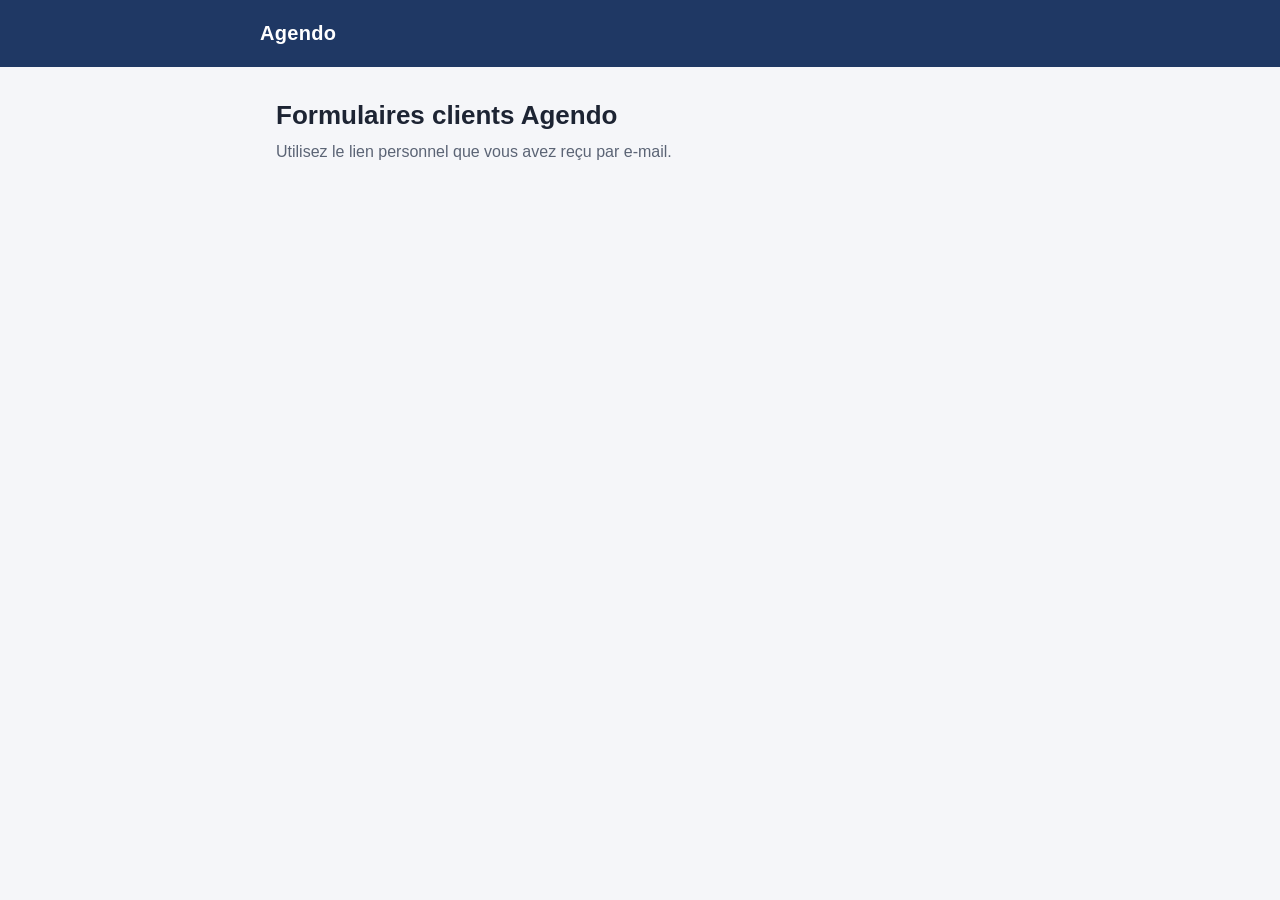
<file: index.html>
<!doctype html>
<html lang="fr">
<head>
<meta charset="utf-8">
<meta name="viewport" content="width=device-width, initial-scale=1">
<meta name="robots" content="noindex, nofollow">
<title>Agendo</title>
<link rel="stylesheet" href="style.css?v=10">
</head>
<body>
<header class="top"><div class="wrap"><div class="brand">Agendo</div></div></header>
<main>
  <h1>Formulaires clients Agendo</h1>
  <p class="intro">Utilisez le lien personnel que vous avez reçu par e-mail.</p>
  <p class="intro" id="attente" style="display:none">Votre paiement est en cours de validation (cela peut prendre quelques minutes, par exemple pour un prélèvement SEPA). Vous recevrez votre lien de démarrage dès qu'il sera confirmé.</p>
  <script>if (new URLSearchParams(location.search).get("paiement") === "en-attente") document.getElementById("attente").style.display = "block";</script>
</main>
</body>
</html>
</file>
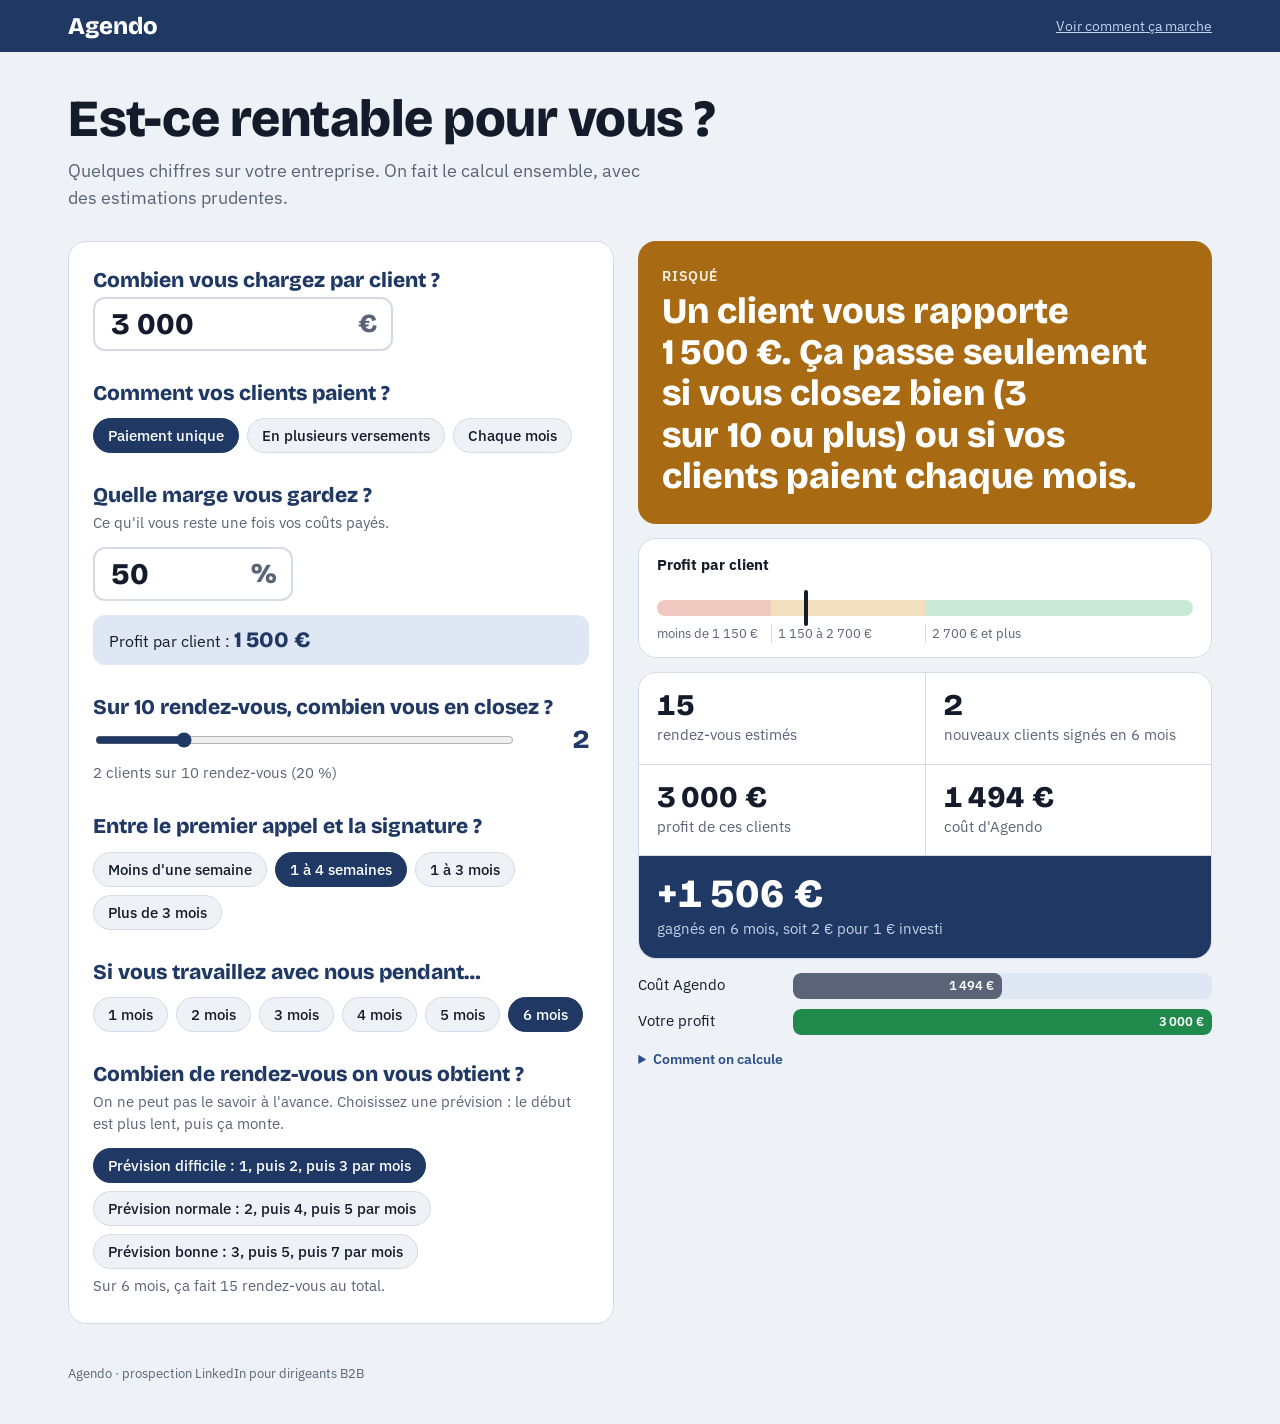
<file: calcul.html>
<!doctype html>
<html lang="fr">
<head>
<meta charset="utf-8">
<meta name="viewport" content="width=device-width, initial-scale=1, viewport-fit=cover">
<meta name="robots" content="noindex">
<title>Est-ce rentable pour vous ?</title>
<link rel="preconnect" href="https://fonts.googleapis.com">
<link rel="preconnect" href="https://fonts.gstatic.com" crossorigin>
<link rel="stylesheet" href="https://fonts.googleapis.com/css2?family=Bricolage+Grotesque:opsz,wght@12..96,700;12..96,800&family=IBM+Plex+Sans:wght@400;500;600&display=swap">
<style>
/* À gauche : 3 questions au prospect. À droite : la réponse, en gros. */
:root {
  --paper: #eef1f5;
  --card: #ffffff;
  --ink: #141c2b;
  --muted: #5a6476;
  --line: #d5dbe4;
  --navy: #1f3864;
  --navy-2: #2c4f8a;
  --sky: #dfe7f4;
  --good: #1f8a4c;
  --mid: #a86a12;
  --bad: #b3412e;
  --display: "Bricolage Grotesque", "Segoe UI", system-ui, sans-serif;
  --body: "IBM Plex Sans", "Segoe UI", system-ui, sans-serif;
  --r: 18px;
}
* { box-sizing: border-box; }
html { -webkit-text-size-adjust: 100%; }
body { margin: 0; background: var(--paper); color: var(--ink); font: 17px/1.5 var(--body); }
.wrap { max-width: 1180px; margin: 0 auto; padding-left: max(18px, env(safe-area-inset-left, 0px)); padding-right: max(18px, env(safe-area-inset-right, 0px)); }
.top { background: var(--navy); color: #fff; padding-top: env(safe-area-inset-top, 0px); }
.top .wrap { padding-block: 14px; display: flex; justify-content: space-between; align-items: center; gap: 12px; flex-wrap: wrap; }
.brand { font: 800 24px/1 var(--display); }
.top a { color: #c4d1ea; font-size: 14px; }
h1 { font: 800 clamp(30px, 4.6vw, 52px)/1.05 var(--display); margin: 40px 0 10px; letter-spacing: -.5px; text-wrap: balance; }
.lead { font-size: 18px; color: var(--muted); margin: 0 0 30px; max-width: 52ch; }

.grid { display: grid; grid-template-columns: minmax(0, 1fr) minmax(0, 1.05fr); gap: 24px; align-items: start; margin-bottom: 40px; }
.card { background: var(--card); border: 1px solid var(--line); border-radius: var(--r); padding: 26px 24px; min-width: 0; }
.q { margin-bottom: 30px; }
.q:last-child { margin-bottom: 0; }
.q label, .q .label { display: block; font: 800 21px/1.2 var(--display); color: var(--navy); margin-bottom: 4px; }
.q .help { color: var(--muted); font-size: 15px; margin: 0 0 12px; }
.money { display: flex; align-items: center; gap: 10px; border: 2px solid var(--line); border-radius: 12px; padding: 6px 14px; max-width: 300px; }
.money:focus-within { border-color: var(--navy-2); }
.money input { border: 0; outline: 0; font: 800 30px var(--display); width: 100%; min-width: 0; color: var(--ink); background: transparent; font-variant-numeric: tabular-nums; }
.money span { font: 800 26px var(--display); color: var(--muted); }
.chips { display: flex; flex-wrap: wrap; gap: 8px; margin-top: 12px; }
.chip { border: 1px solid var(--line); background: var(--paper); color: var(--ink); border-radius: 99px; padding: 7px 14px; font: 500 15px var(--body); cursor: pointer; }
.chip:hover { border-color: var(--navy-2); }
.chip[aria-pressed="true"] { background: var(--navy); border-color: var(--navy); color: #fff; }
.chip:focus-visible, .money input:focus-visible, input[type=range]:focus-visible { outline: 3px solid var(--navy-2); outline-offset: 2px; }
.fields { display: grid; grid-template-columns: repeat(3, minmax(0, 1fr)); gap: 12px; }
.field { min-width: 0; }
.field label { display: block; font: 600 14.5px var(--body); color: var(--ink); margin-bottom: 6px; }
.field small { display: block; font-size: 12.5px; color: var(--muted); margin-top: 4px; }
.fields .money { max-width: none; padding: 4px 10px; }
.fields .money input { font-size: 24px; }
.fields .money span { font-size: 20px; }
.per { margin-top: 14px; background: var(--sky); border-radius: 12px; padding: 12px 16px; font-size: 16px; }
.per b { font: 800 22px var(--display); color: var(--navy); }
.range { display: flex; align-items: center; gap: 16px; }
.range input { flex: 1; accent-color: var(--navy); height: 28px; min-width: 0; }
.range output { font: 800 26px var(--display); color: var(--navy); min-width: 3.4ch; text-align: right; font-variant-numeric: tabular-nums; }
.say { font-size: 15px; color: var(--muted); margin-top: 6px; }

/* Résultat */
.answer { position: sticky; top: 18px; }
.verdict { border-radius: var(--r); padding: 26px 24px; color: #fff; background: var(--good); }
.verdict.mid { background: var(--mid); }
.verdict.bad { background: var(--bad); }
.verdict .tag { font: 600 14px var(--body); letter-spacing: .6px; text-transform: uppercase; opacity: .9; }
.verdict h2 { font: 800 clamp(26px, 3.2vw, 36px)/1.15 var(--display); margin: 6px 0 0; text-wrap: balance; }
.nums { display: grid; grid-template-columns: repeat(2, minmax(0, 1fr)); gap: 1px; background: var(--line); border: 1px solid var(--line); border-radius: var(--r); overflow: hidden; margin-top: 14px; }
.n { background: var(--card); padding: 16px 18px; min-width: 0; }
.n b { display: block; font: 800 30px/1.1 var(--display); font-variant-numeric: tabular-nums; color: var(--ink); }
.n span { font-size: 14.5px; color: var(--muted); }
.n.big { grid-column: 1 / -1; background: var(--navy); }
.n.big b { color: #fff; font-size: 40px; }
.n.big span { color: #c4d1ea; }
.bars { margin-top: 14px; display: grid; gap: 10px; }
.bar { display: grid; grid-template-columns: 9.5em minmax(0, 1fr); align-items: center; gap: 12px; font-size: 15px; }
.bar .track { height: 26px; background: var(--sky); border-radius: 8px; overflow: hidden; }
.bar .fill { height: 100%; border-radius: 8px; display: flex; align-items: center; justify-content: flex-end; padding-right: 8px; color: #fff; font: 600 13px var(--body); white-space: nowrap; transition: width .3s; }
.fill.cost { background: var(--muted); }
.fill.gain { background: var(--good); }
.how { margin-top: 14px; font-size: 14px; color: var(--muted); }
.how summary { cursor: pointer; color: var(--navy-2); font-weight: 600; }
.how ul { padding-left: 18px; margin: 8px 0 0; }
.price { display: inline-flex; align-items: center; gap: 6px; margin-top: 10px; }
.price input { width: 5.5em; font: 600 15px var(--body); padding: 4px 8px; border: 1px solid var(--line); border-radius: 8px; }

/* Échelle des profits par client */
.scale { margin-top: 14px; background: var(--card); border: 1px solid var(--line); border-radius: var(--r); padding: 16px 18px 14px; }
.scale h3 { margin: 0 0 26px; font: 700 15px var(--body); }
.zones { display: grid; grid-template-columns: 1150fr 1550fr 2700fr; height: 16px; border-radius: 8px; overflow: hidden; }
.zones i:nth-child(1) { background: #f0c9c1; }
.zones i:nth-child(2) { background: #f1dfbd; }
.zones i:nth-child(3) { background: #c9e8d5; }
.marker { position: relative; height: 0; }
.marker b { position: absolute; top: -10px; width: 4px; height: 36px; background: var(--ink); border-radius: 2px; transform: translateX(-2px); transition: left .3s; }
.ticks { display: grid; grid-template-columns: 1150fr 1550fr 2700fr; font-size: 13px; color: var(--muted); margin-top: 8px; }
.ticks span + span { border-left: 1px solid var(--line); padding-left: 6px; }
.stay { margin-top: 14px; }
.stay label { display: block; font: 600 15px var(--body); color: var(--ink); margin-bottom: 6px; }
.money.small { max-width: 200px; }
.hide { display: none; }
@media (prefers-reduced-motion: reduce) { .marker b { transition: none; } }
footer { color: var(--muted); font-size: 13px; padding-block: 0 40px; }

@media (max-width: 560px) { .fields { grid-template-columns: minmax(0, 1fr); } }
@media (max-width: 900px) {
  .grid { grid-template-columns: minmax(0, 1fr); }
  .answer { position: static; }
}
@media (prefers-reduced-motion: reduce) { .bar .fill { transition: none; } }
</style>
</head>
<body>

<header class="top">
  <div class="wrap">
    <div class="brand">Agendo</div>
    <a href="systeme.html">Voir comment ça marche</a>
  </div>
</header>

<main class="wrap">
  <h1>Est-ce rentable pour vous ?</h1>
  <p class="lead">Quelques chiffres sur votre entreprise. On fait le calcul ensemble, avec des estimations prudentes.</p>

  <div class="grid">
    <section class="card" aria-label="Vos chiffres">
      <div class="q">
        <label for="price">Combien vous chargez par client ?</label>
        <div class="money"><input id="price" type="text" inputmode="numeric" value="3 000"><span>€</span></div>
      </div>

      <div class="q">
        <div class="label" id="payLabel">Comment vos clients paient ?</div>
        <div class="chips" data-group="pay" role="group" aria-labelledby="payLabel">
          <button class="chip" type="button" data-v="unique">Paiement unique</button>
          <button class="chip" type="button" data-v="versements">En plusieurs versements</button>
          <button class="chip" type="button" data-v="mensuel">Chaque mois</button>
        </div>
        <div class="say" id="paySay"></div>
        <div id="stayBox" class="hide stay">
          <label for="stay">Vos clients restent combien de mois en moyenne ?</label>
          <div class="money small"><input id="stay" type="text" inputmode="numeric" value="6"><span>mois</span></div>
        </div>
      </div>

      <div class="q">
        <label for="margin">Quelle marge vous gardez ?</label>
        <p class="help">Ce qu'il vous reste une fois vos coûts payés.</p>
        <div class="money small"><input id="margin" type="text" inputmode="numeric" value="50"><span>%</span></div>
        <div class="per">Profit par client : <b id="profitOut">–</b></div>
      </div>

      <div class="q">
        <label for="close">Sur 10 rendez-vous, combien vous en closez ?</label>
        <div class="range"><input id="close" type="range" min="0.5" max="8" step="0.5" value="2"><output id="closeOut" for="close">2</output></div>
        <div class="say" id="closeSay"></div>
      </div>

      <div class="q">
        <div class="label" id="delayLabel">Entre le premier appel et la signature ?</div>
        <div class="chips" data-group="delay" role="group" aria-labelledby="delayLabel">
          <button class="chip" type="button" data-v="0">Moins d'une semaine</button>
          <button class="chip" type="button" data-v="1">1 à 4 semaines</button>
          <button class="chip" type="button" data-v="2">1 à 3 mois</button>
          <button class="chip" type="button" data-v="3">Plus de 3 mois</button>
        </div>
      </div>

      <div class="q">
        <div class="label" id="monthsLabel">Si vous travaillez avec nous pendant…</div>
        <div class="chips" data-group="months" role="group" aria-labelledby="monthsLabel">
          <button class="chip" type="button" data-v="1">1 mois</button>
          <button class="chip" type="button" data-v="2">2 mois</button>
          <button class="chip" type="button" data-v="3">3 mois</button>
          <button class="chip" type="button" data-v="4">4 mois</button>
          <button class="chip" type="button" data-v="5">5 mois</button>
          <button class="chip" type="button" data-v="6">6 mois</button>
        </div>
      </div>

      <div class="q">
        <div class="label" id="sceneLabel">Combien de rendez-vous on vous obtient ?</div>
        <p class="help">On ne peut pas le savoir à l'avance. Choisissez une prévision : le début est plus lent, puis ça monte.</p>
        <div class="chips" data-group="scene" role="group" aria-labelledby="sceneLabel">
          <button class="chip" type="button" data-v="prudent">Prévision difficile : 1, puis 2, puis 3 par mois</button>
          <button class="chip" type="button" data-v="normal">Prévision normale : 2, puis 4, puis 5 par mois</button>
          <button class="chip" type="button" data-v="top">Prévision bonne : 3, puis 5, puis 7 par mois</button>
        </div>
        <div class="say" id="sceneSay"></div>
      </div>
    </section>

    <section class="answer" aria-live="polite" aria-label="Résultat">
      <div class="verdict" id="verdict">
        <div class="tag" id="vTag">–</div>
        <h2 id="vText">–</h2>
      </div>

      <div class="scale" aria-hidden="true">
        <h3>Profit par client</h3>
        <div class="marker"><b id="mark"></b></div>
        <div class="zones"><i></i><i></i><i></i></div>
        <div class="ticks"><span>moins de 1 150 €</span><span>1 150 à 2 700 €</span><span>2 700 € et plus</span></div>
      </div>

      <div class="nums">
        <div class="n"><b id="rdv">–</b><span>rendez-vous estimés</span></div>
        <div class="n"><b id="clients">–</b><span id="clientsSay">nouveaux clients</span></div>
        <div class="n"><b id="gain">–</b><span>profit de ces clients</span></div>
        <div class="n"><b id="cost">–</b><span>coût d'Agendo</span></div>
        <div class="n big"><b id="net">–</b><span id="netSay">–</span></div>
      </div>
      <div class="bars" aria-hidden="true">
        <div class="bar"><span>Coût Agendo</span><div class="track"><div class="fill cost" id="barCost"></div></div></div>
        <div class="bar"><span>Votre profit</span><div class="track"><div class="fill gain" id="barGain"></div></div></div>
      </div>
      <details class="how">
        <summary>Comment on calcule</summary>
        <ul>
          <li>Profit par client = prix × marge (× nombre de mois si vos clients paient chaque mois).</li>
          <li id="howRdv"></li>
          <li>Un rendez-vous devient client après votre délai de signature : ceux qui signeraient après la période ne sont pas comptés.</li>
          <li>Nouveaux clients arrondis vers le bas.</li>
          <li>Ce sont des estimations, pas une garantie : les résultats dépendent de votre cible et de votre offre.</li>
        </ul>
        <label class="price">Prix Agendo par mois : <input id="agendo" type="text" inputmode="numeric" value="249"> €</label>
      </details>
    </section>
  </div>

  <footer>Agendo · prospection LinkedIn pour dirigeants B2B</footer>
</main>

<script>
(function () {
  var LOW = 1150, HIGH = 2700, GOOD_CLOSE = 3; // seuils de Saad ; « close bien » = 3 sur 10 ou plus
  var SCENES = {
    prudent: { m: [1, 2, 3], say: "1 le 1er mois, 2 le 2e, puis 3 par mois." },
    normal:  { m: [2, 4, 5], say: "2 le 1er mois, 4 le 2e, puis 5 par mois." },
    top:     { m: [3, 5, 7], say: "3 le 1er mois, 5 le 2e, puis 7 par mois." }
  };
  var DELAY_SAY = ["moins d'une semaine", "1 à 4 semaines", "1 à 3 mois", "plus de 3 mois"];
  var state = { price: 3000, pay: "unique", stay: 6, margin: 50, close: 2, delay: 1, months: 6, scene: "prudent", agendo: 249 };
  var fmt = new Intl.NumberFormat("fr-FR");
  var eur = function (v) { return fmt.format(Math.round(v)) + " €"; };
  var num = function (s) { var v = parseFloat(String(s).replace(/\s/g, "").replace(",", ".").replace(/[^\d.]/g, "")); return isNaN(v) ? 0 : v; };
  var $ = function (id) { return document.getElementById(id); };

  function render() {
    var s = state;
    var recurring = s.pay === "mensuel";
    var profit = s.price * Math.min(s.margin, 100) / 100 * (recurring ? Math.max(s.stay, 1) : 1);
    $("profitOut").textContent = eur(profit) + (recurring ? " (sur " + fmt.format(s.stay) + " mois)" : "");
    $("stayBox").classList.toggle("hide", !recurring);
    $("paySay").textContent = recurring ? "Le prix indiqué est par mois." : s.pay === "versements" ? "Indiquez le prix total : les versements retardent seulement l'encaissement." : "";

    // Rendez-vous par mois, puis signature après le délai (dans la période seulement).
    var m = SCENES[s.scene].m, rdv = 0, signable = 0;
    for (var i = 1; i <= s.months; i++) {
      var r = m[Math.min(i - 1, m.length - 1)];
      rdv += r;
      if (i + s.delay <= s.months) signable += r;
    }
    var clients = Math.floor(signable * s.close / 10);
    var gain = clients * profit;
    var cost = s.months * s.agendo;
    var net = gain - cost;

    $("rdv").textContent = fmt.format(rdv);
    $("clients").textContent = fmt.format(clients);
    $("clientsSay").textContent = "nouveaux clients signés en " + s.months + " mois";
    $("gain").textContent = eur(gain);
    $("cost").textContent = eur(cost);
    $("net").textContent = (net >= 0 ? "+" : "−") + eur(Math.abs(net));
    $("netSay").textContent = net >= 0
      ? "gagnés en " + s.months + " mois" + (cost > 0 ? ", soit " + fmt.format(Math.round(gain / cost * 10) / 10) + " € pour 1 € investi" : "")
      : "sur " + s.months + " mois avec ces estimations" + (s.delay >= 2 && s.months < 6 ? " (signature longue : regardez sur 6 mois)" : "");

    var v = $("verdict"), tag, text;
    v.classList.remove("mid", "bad");
    if (profit <= 0) {
      tag = "À compléter"; v.classList.add("mid");
      text = "Indiquez votre prix et votre marge.";
    } else if (profit < LOW) {
      tag = "Pas adapté pour l'instant"; v.classList.add("bad");
      text = "Un client vous rapporte " + eur(profit) + " de profit. En dessous de 1 150 €, ce n'est pas assez rentable pour vous.";
    } else if (profit < HIGH) {
      var ok = recurring || s.close >= GOOD_CLOSE;
      tag = ok ? "Ça peut passer" : "Risqué"; v.classList.add("mid");
      text = ok
        ? "Un client vous rapporte " + eur(profit) + ". C'est juste, mais " + (recurring ? "vos clients paient chaque mois" : "vous closez bien") + " : ça peut marcher."
        : "Un client vous rapporte " + eur(profit) + ". Ça passe seulement si vous closez bien (3 sur 10 ou plus) ou si vos clients paient chaque mois.";
    } else {
      tag = "Client idéal";
      text = "Un client vous rapporte " + eur(profit) + " : un seul client paie déjà " + fmt.format(Math.floor(profit / s.agendo)) + " mois d'Agendo.";
    }
    $("vTag").textContent = tag;
    $("vText").textContent = text;
    $("mark").style.left = Math.min(99, Math.max(1, profit / 5400 * 100)) + "%";

    var max = Math.max(gain, cost, 1);
    $("barCost").style.width = Math.max(4, cost / max * 100) + "%";
    $("barCost").textContent = eur(cost);
    $("barGain").style.width = (gain ? Math.max(4, gain / max * 100) : 0) + "%";
    $("barGain").textContent = gain ? eur(gain) : "";

    $("closeOut").textContent = fmt.format(s.close);
    $("closeSay").textContent = fmt.format(s.close) + " client" + (s.close > 1 ? "s" : "") + " sur 10 rendez-vous (" + fmt.format(s.close * 10) + " %)";
    $("sceneSay").textContent = "Sur " + s.months + " mois, ça fait " + fmt.format(rdv) + " rendez-vous au total.";
    $("howRdv").textContent = "Rendez-vous : " + SCENES[s.scene].say + " Délai de signature : " + DELAY_SAY[s.delay] + ".";

    document.querySelectorAll("[data-group]").forEach(function (g) {
      var key = g.getAttribute("data-group");
      g.querySelectorAll(".chip").forEach(function (c) {
        var cv = c.getAttribute("data-v");
        c.setAttribute("aria-pressed", String(typeof state[key] === "number" ? num(cv) === state[key] : cv === state[key]));
      });
    });
  }

  document.querySelectorAll("[data-group]").forEach(function (g) {
    var key = g.getAttribute("data-group");
    g.addEventListener("click", function (e) {
      var c = e.target.closest(".chip"); if (!c) return;
      var cv = c.getAttribute("data-v");
      state[key] = typeof state[key] === "number" ? num(cv) : cv;
      render();
    });
  });
  ["price", "stay", "margin", "agendo"].forEach(function (k) {
    $(k).addEventListener("input", function () { state[k] = num(this.value); if (k === "agendo" && !state.agendo) state.agendo = 249; render(); });
    $(k).addEventListener("blur", function () { this.value = fmt.format(state[k]); });
  });
  $("close").addEventListener("input", function () { state.close = num(this.value); render(); });
  render();
})();
</script>
</body>
</html>
</file>
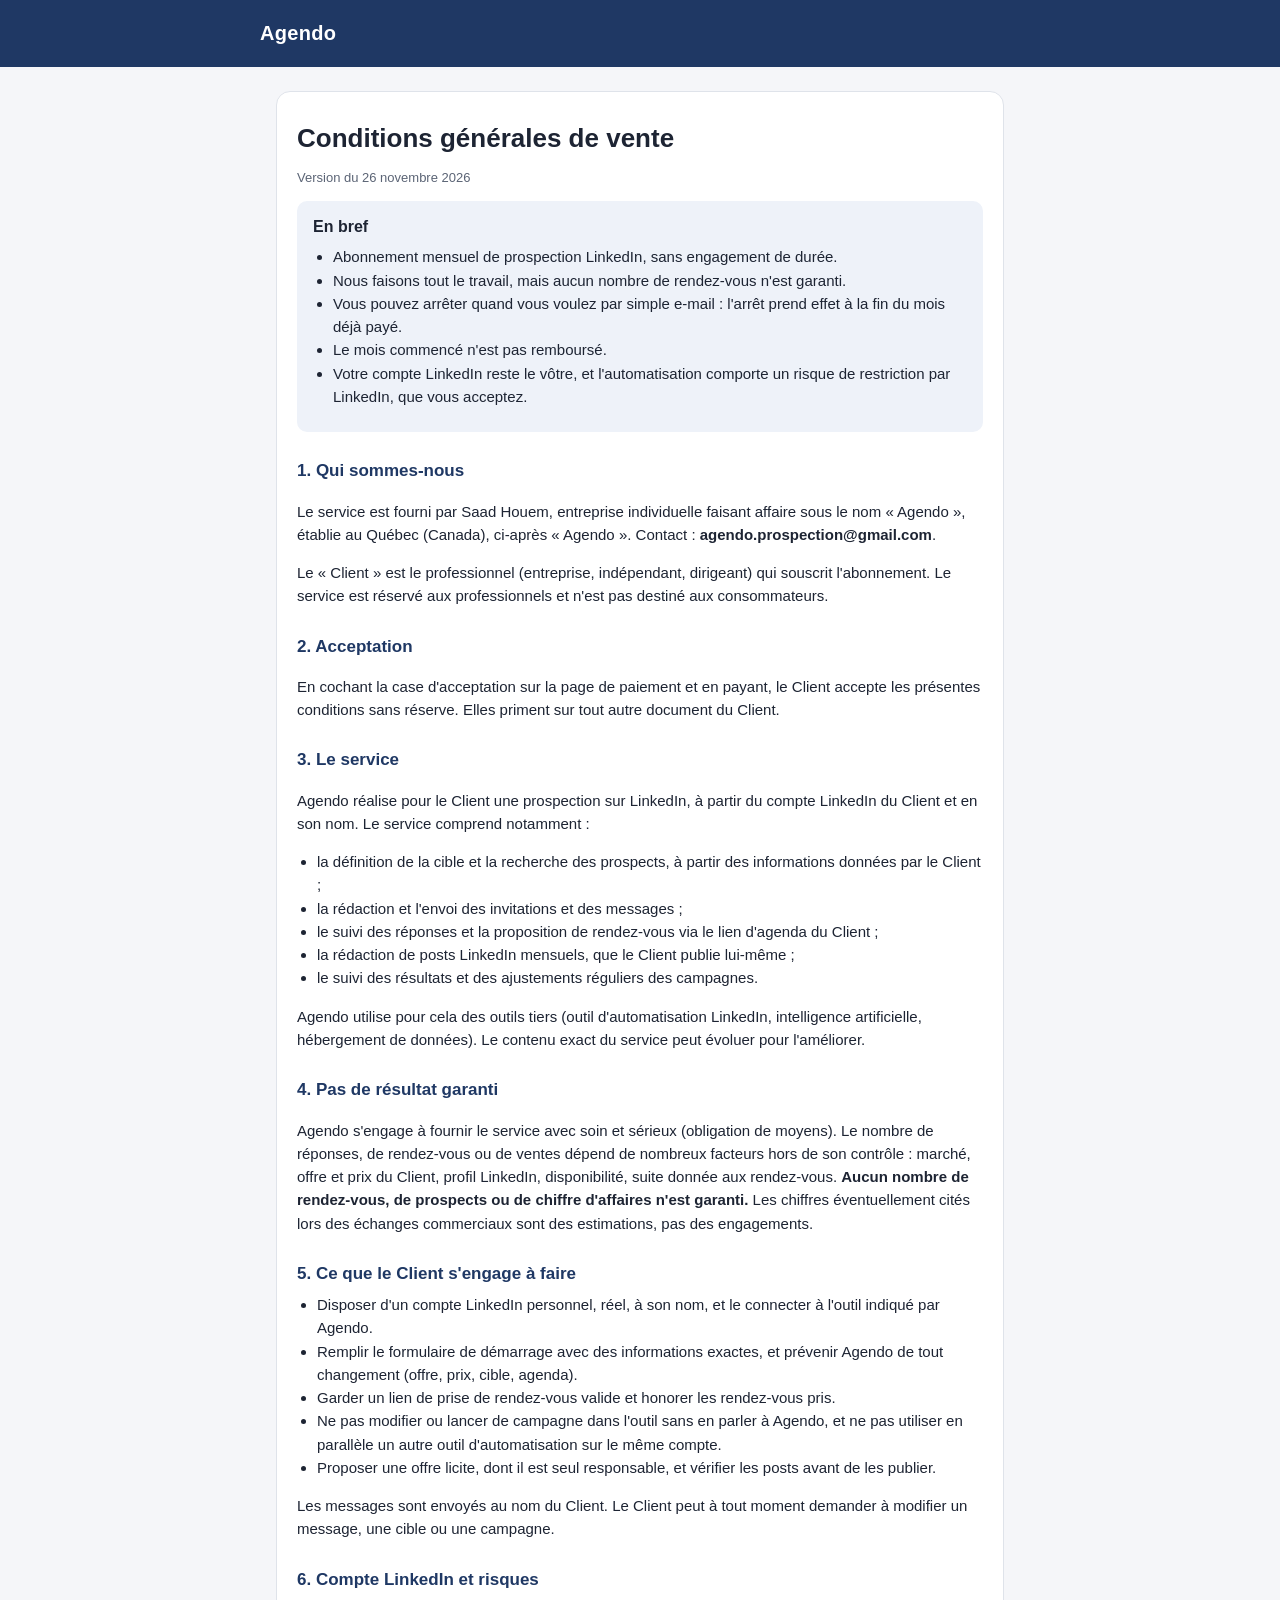
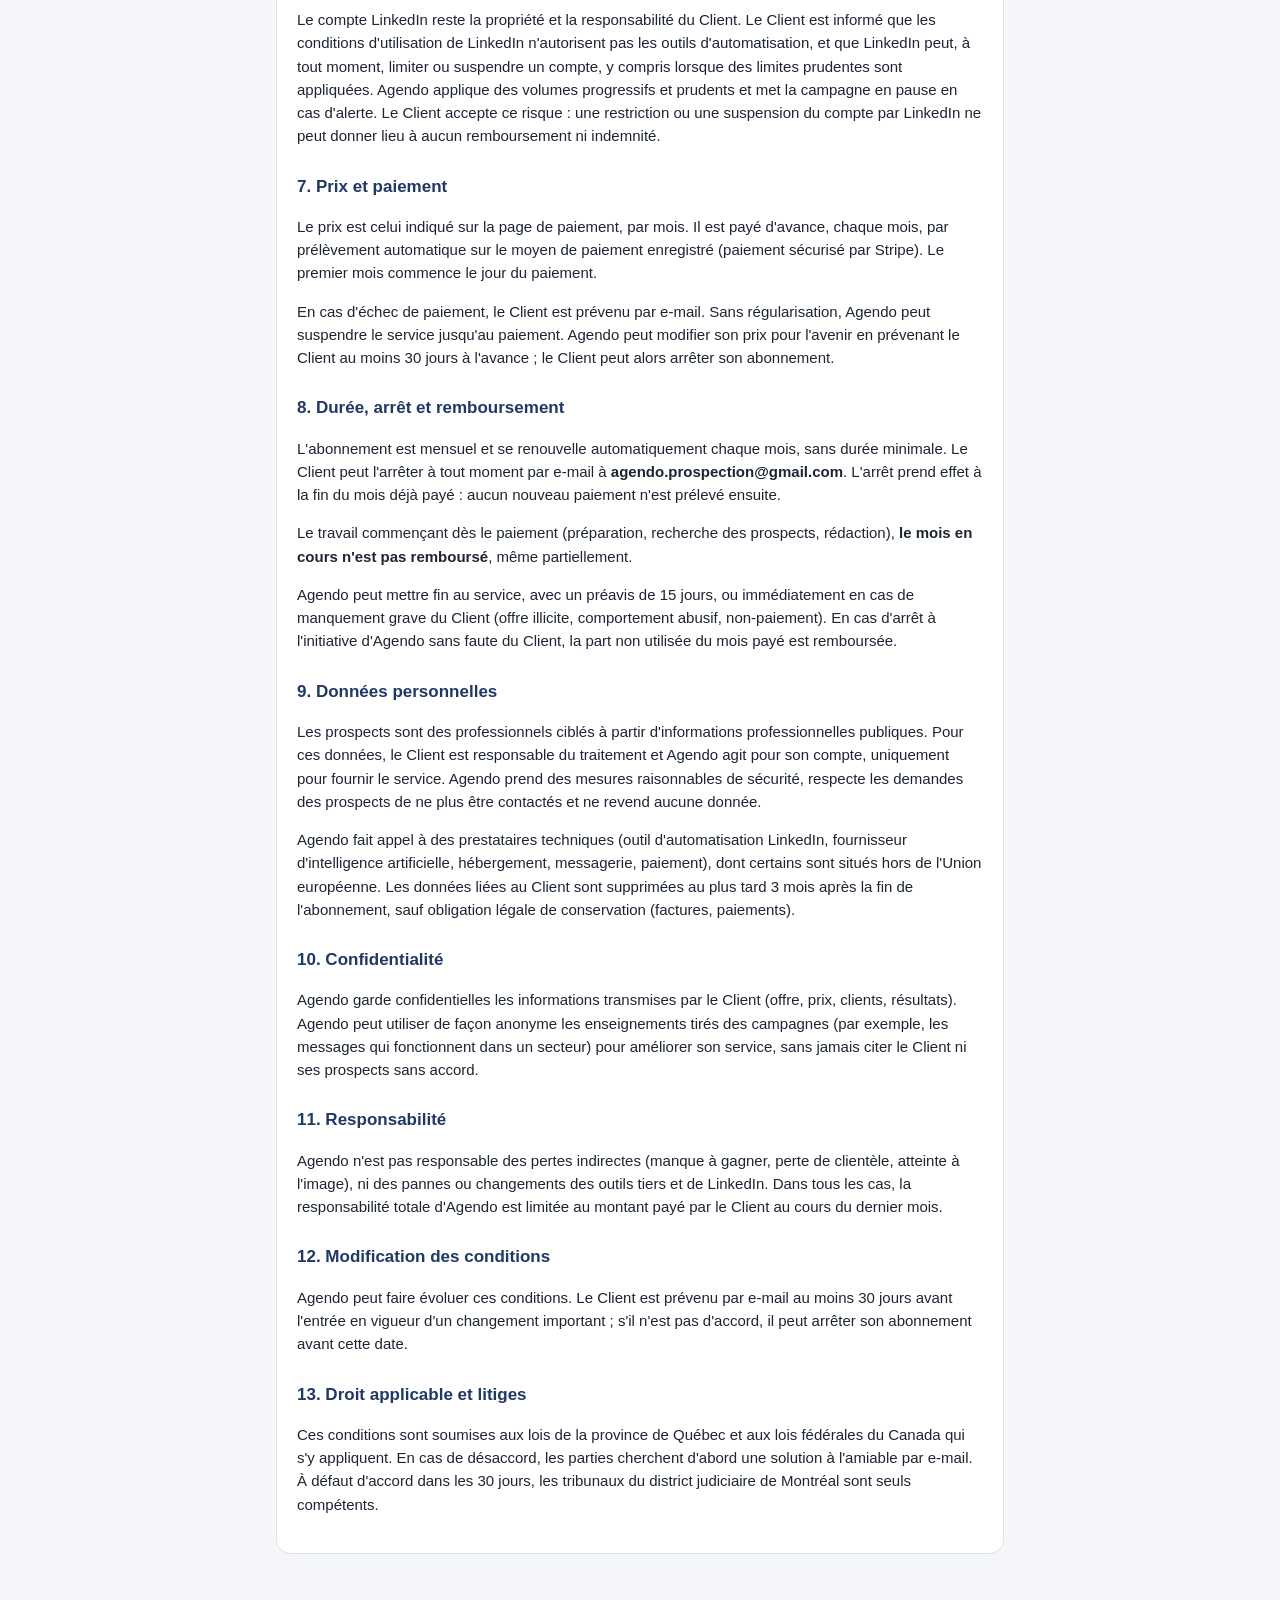
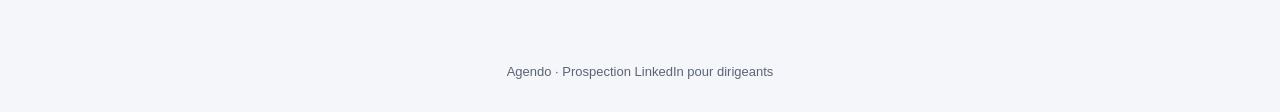
<file: cgv.html>
<!doctype html>
<html lang="fr">
<head>
<meta charset="utf-8">
<meta name="viewport" content="width=device-width, initial-scale=1">
<meta name="robots" content="noindex, nofollow">
<title>Agendo · Conditions générales de vente</title>
<link rel="stylesheet" href="style.css?v=10">
<style>
  .cgv h2 { font-size: 17px; color: var(--navy); margin: 26px 0 6px; }
  .cgv p, .cgv li { color: var(--ink); font-size: 15px; }
  .cgv ul { padding-left: 20px; margin: 6px 0 10px; }
  .cgv .resume { background: #eef2f9; border-radius: 10px; padding: 14px 16px; margin: 0 0 8px; }
  .cgv .maj { color: var(--muted); font-size: 13px; }
</style>
</head>
<body>
<header class="top"><div class="wrap"><div class="brand">Agendo</div></div></header>
<main>
<div class="card cgv">
<h1>Conditions générales de vente</h1>
<p class="maj">Version du 26 novembre 2026</p>

<div class="resume">
<b>En bref</b>
<ul>
  <li>Abonnement mensuel de prospection LinkedIn, sans engagement de durée.</li>
  <li>Nous faisons tout le travail, mais aucun nombre de rendez-vous n'est garanti.</li>
  <li>Vous pouvez arrêter quand vous voulez par simple e-mail : l'arrêt prend effet à la fin du mois déjà payé.</li>
  <li>Le mois commencé n'est pas remboursé.</li>
  <li>Votre compte LinkedIn reste le vôtre, et l'automatisation comporte un risque de restriction par LinkedIn, que vous acceptez.</li>
</ul>
</div>

<h2>1. Qui sommes-nous</h2>
<p>Le service est fourni par Saad Houem, entreprise individuelle faisant affaire sous le nom « Agendo », établie au Québec (Canada), ci-après « Agendo ». Contact : <b>agendo.prospection@gmail.com</b>.</p>
<p>Le « Client » est le professionnel (entreprise, indépendant, dirigeant) qui souscrit l'abonnement. Le service est réservé aux professionnels et n'est pas destiné aux consommateurs.</p>

<h2>2. Acceptation</h2>
<p>En cochant la case d'acceptation sur la page de paiement et en payant, le Client accepte les présentes conditions sans réserve. Elles priment sur tout autre document du Client.</p>

<h2>3. Le service</h2>
<p>Agendo réalise pour le Client une prospection sur LinkedIn, à partir du compte LinkedIn du Client et en son nom. Le service comprend notamment :</p>
<ul>
  <li>la définition de la cible et la recherche des prospects, à partir des informations données par le Client ;</li>
  <li>la rédaction et l'envoi des invitations et des messages ;</li>
  <li>le suivi des réponses et la proposition de rendez-vous via le lien d'agenda du Client ;</li>
  <li>la rédaction de posts LinkedIn mensuels, que le Client publie lui-même ;</li>
  <li>le suivi des résultats et des ajustements réguliers des campagnes.</li>
</ul>
<p>Agendo utilise pour cela des outils tiers (outil d'automatisation LinkedIn, intelligence artificielle, hébergement de données). Le contenu exact du service peut évoluer pour l'améliorer.</p>

<h2>4. Pas de résultat garanti</h2>
<p>Agendo s'engage à fournir le service avec soin et sérieux (obligation de moyens). Le nombre de réponses, de rendez-vous ou de ventes dépend de nombreux facteurs hors de son contrôle : marché, offre et prix du Client, profil LinkedIn, disponibilité, suite donnée aux rendez-vous. <b>Aucun nombre de rendez-vous, de prospects ou de chiffre d'affaires n'est garanti.</b> Les chiffres éventuellement cités lors des échanges commerciaux sont des estimations, pas des engagements.</p>

<h2>5. Ce que le Client s'engage à faire</h2>
<ul>
  <li>Disposer d'un compte LinkedIn personnel, réel, à son nom, et le connecter à l'outil indiqué par Agendo.</li>
  <li>Remplir le formulaire de démarrage avec des informations exactes, et prévenir Agendo de tout changement (offre, prix, cible, agenda).</li>
  <li>Garder un lien de prise de rendez-vous valide et honorer les rendez-vous pris.</li>
  <li>Ne pas modifier ou lancer de campagne dans l'outil sans en parler à Agendo, et ne pas utiliser en parallèle un autre outil d'automatisation sur le même compte.</li>
  <li>Proposer une offre licite, dont il est seul responsable, et vérifier les posts avant de les publier.</li>
</ul>
<p>Les messages sont envoyés au nom du Client. Le Client peut à tout moment demander à modifier un message, une cible ou une campagne.</p>

<h2>6. Compte LinkedIn et risques</h2>
<p>Le compte LinkedIn reste la propriété et la responsabilité du Client. Le Client est informé que les conditions d'utilisation de LinkedIn n'autorisent pas les outils d'automatisation, et que LinkedIn peut, à tout moment, limiter ou suspendre un compte, y compris lorsque des limites prudentes sont appliquées. Agendo applique des volumes progressifs et prudents et met la campagne en pause en cas d'alerte. Le Client accepte ce risque : une restriction ou une suspension du compte par LinkedIn ne peut donner lieu à aucun remboursement ni indemnité.</p>

<h2>7. Prix et paiement</h2>
<p>Le prix est celui indiqué sur la page de paiement, par mois. Il est payé d'avance, chaque mois, par prélèvement automatique sur le moyen de paiement enregistré (paiement sécurisé par Stripe). Le premier mois commence le jour du paiement.</p>
<p>En cas d'échec de paiement, le Client est prévenu par e-mail. Sans régularisation, Agendo peut suspendre le service jusqu'au paiement. Agendo peut modifier son prix pour l'avenir en prévenant le Client au moins 30 jours à l'avance ; le Client peut alors arrêter son abonnement.</p>

<h2>8. Durée, arrêt et remboursement</h2>
<p>L'abonnement est mensuel et se renouvelle automatiquement chaque mois, sans durée minimale. Le Client peut l'arrêter à tout moment par e-mail à <b>agendo.prospection@gmail.com</b>. L'arrêt prend effet à la fin du mois déjà payé : aucun nouveau paiement n'est prélevé ensuite.</p>
<p>Le travail commençant dès le paiement (préparation, recherche des prospects, rédaction), <b>le mois en cours n'est pas remboursé</b>, même partiellement.</p>
<p>Agendo peut mettre fin au service, avec un préavis de 15 jours, ou immédiatement en cas de manquement grave du Client (offre illicite, comportement abusif, non-paiement). En cas d'arrêt à l'initiative d'Agendo sans faute du Client, la part non utilisée du mois payé est remboursée.</p>

<h2>9. Données personnelles</h2>
<p>Les prospects sont des professionnels ciblés à partir d'informations professionnelles publiques. Pour ces données, le Client est responsable du traitement et Agendo agit pour son compte, uniquement pour fournir le service. Agendo prend des mesures raisonnables de sécurité, respecte les demandes des prospects de ne plus être contactés et ne revend aucune donnée.</p>
<p>Agendo fait appel à des prestataires techniques (outil d'automatisation LinkedIn, fournisseur d'intelligence artificielle, hébergement, messagerie, paiement), dont certains sont situés hors de l'Union européenne. Les données liées au Client sont supprimées au plus tard 3 mois après la fin de l'abonnement, sauf obligation légale de conservation (factures, paiements).</p>

<h2>10. Confidentialité</h2>
<p>Agendo garde confidentielles les informations transmises par le Client (offre, prix, clients, résultats). Agendo peut utiliser de façon anonyme les enseignements tirés des campagnes (par exemple, les messages qui fonctionnent dans un secteur) pour améliorer son service, sans jamais citer le Client ni ses prospects sans accord.</p>

<h2>11. Responsabilité</h2>
<p>Agendo n'est pas responsable des pertes indirectes (manque à gagner, perte de clientèle, atteinte à l'image), ni des pannes ou changements des outils tiers et de LinkedIn. Dans tous les cas, la responsabilité totale d'Agendo est limitée au montant payé par le Client au cours du dernier mois.</p>

<h2>12. Modification des conditions</h2>
<p>Agendo peut faire évoluer ces conditions. Le Client est prévenu par e-mail au moins 30 jours avant l'entrée en vigueur d'un changement important ; s'il n'est pas d'accord, il peut arrêter son abonnement avant cette date.</p>

<h2>13. Droit applicable et litiges</h2>
<p>Ces conditions sont soumises aux lois de la province de Québec et aux lois fédérales du Canada qui s'y appliquent. En cas de désaccord, les parties cherchent d'abord une solution à l'amiable par e-mail. À défaut d'accord dans les 30 jours, les tribunaux du district judiciaire de Montréal sont seuls compétents.</p>
</div>
</main>
<footer>Agendo · Prospection LinkedIn pour dirigeants</footer>
</body>
</html>
</file>
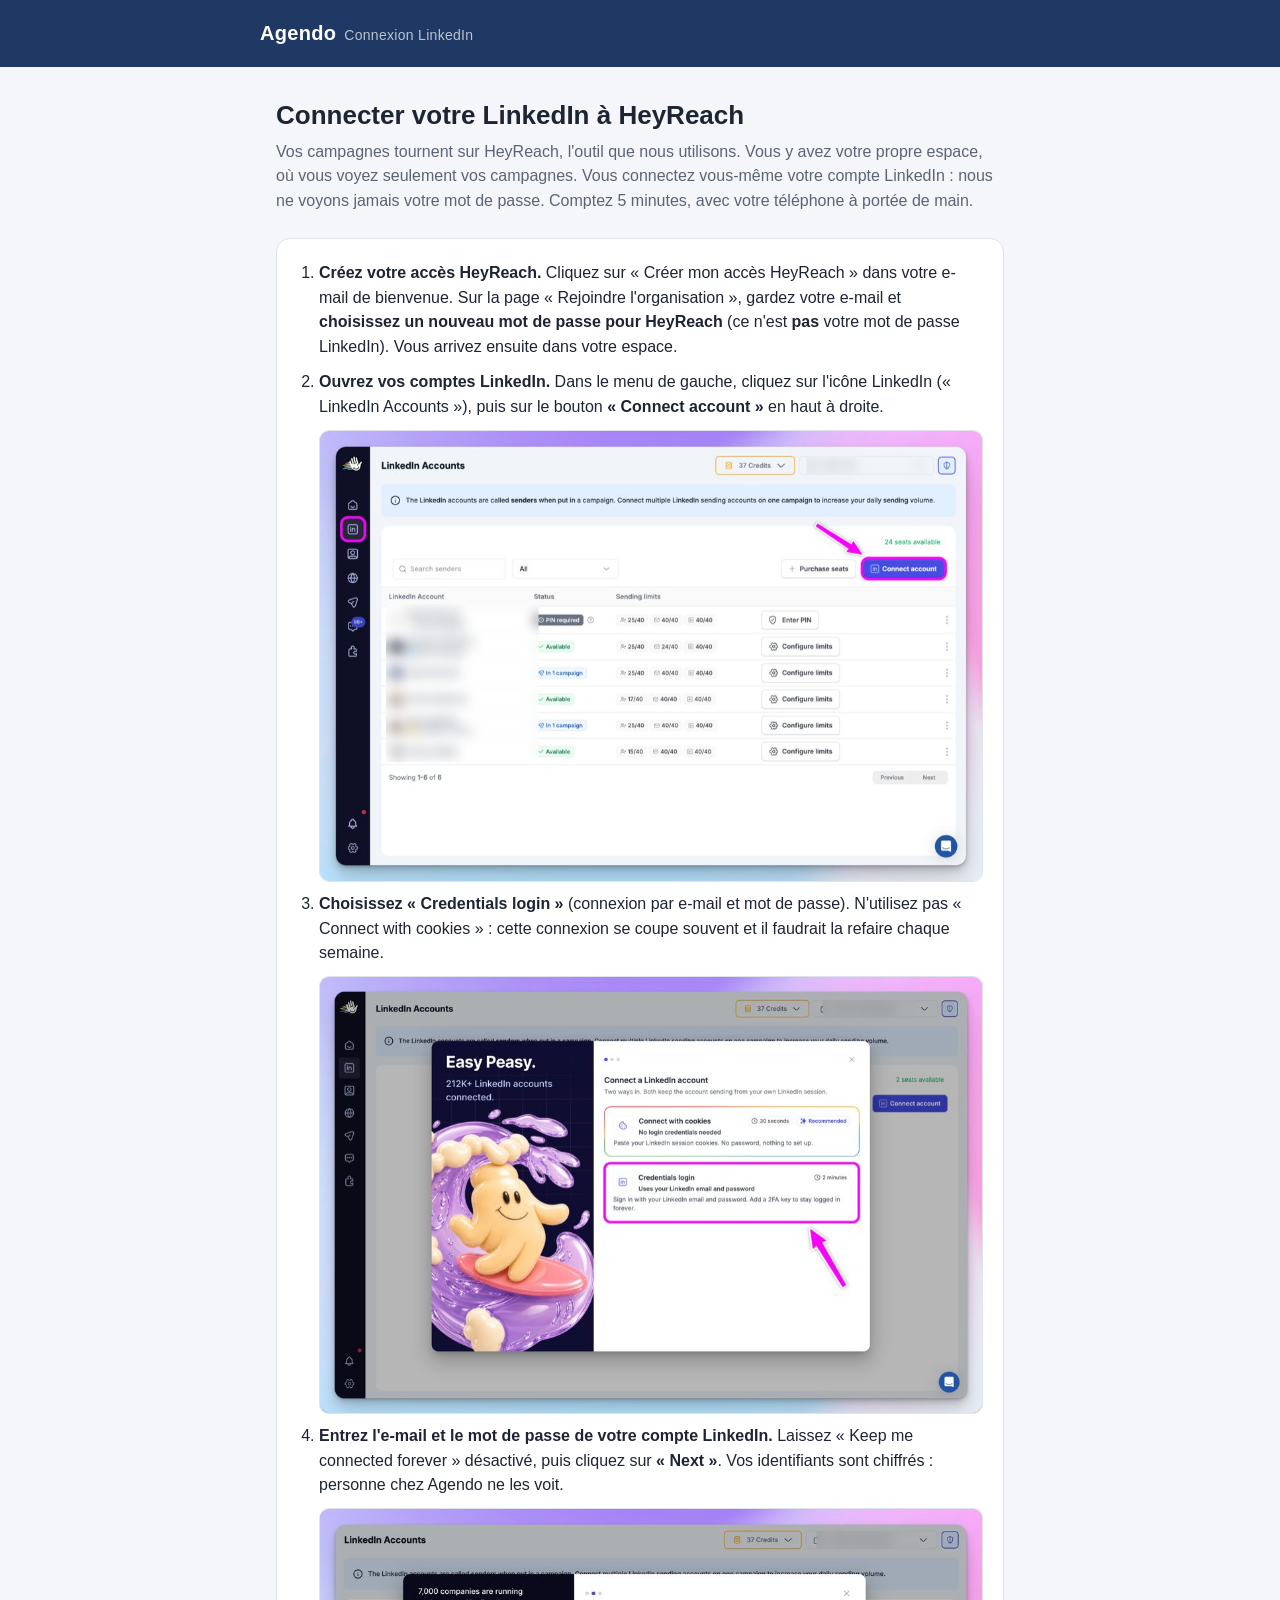
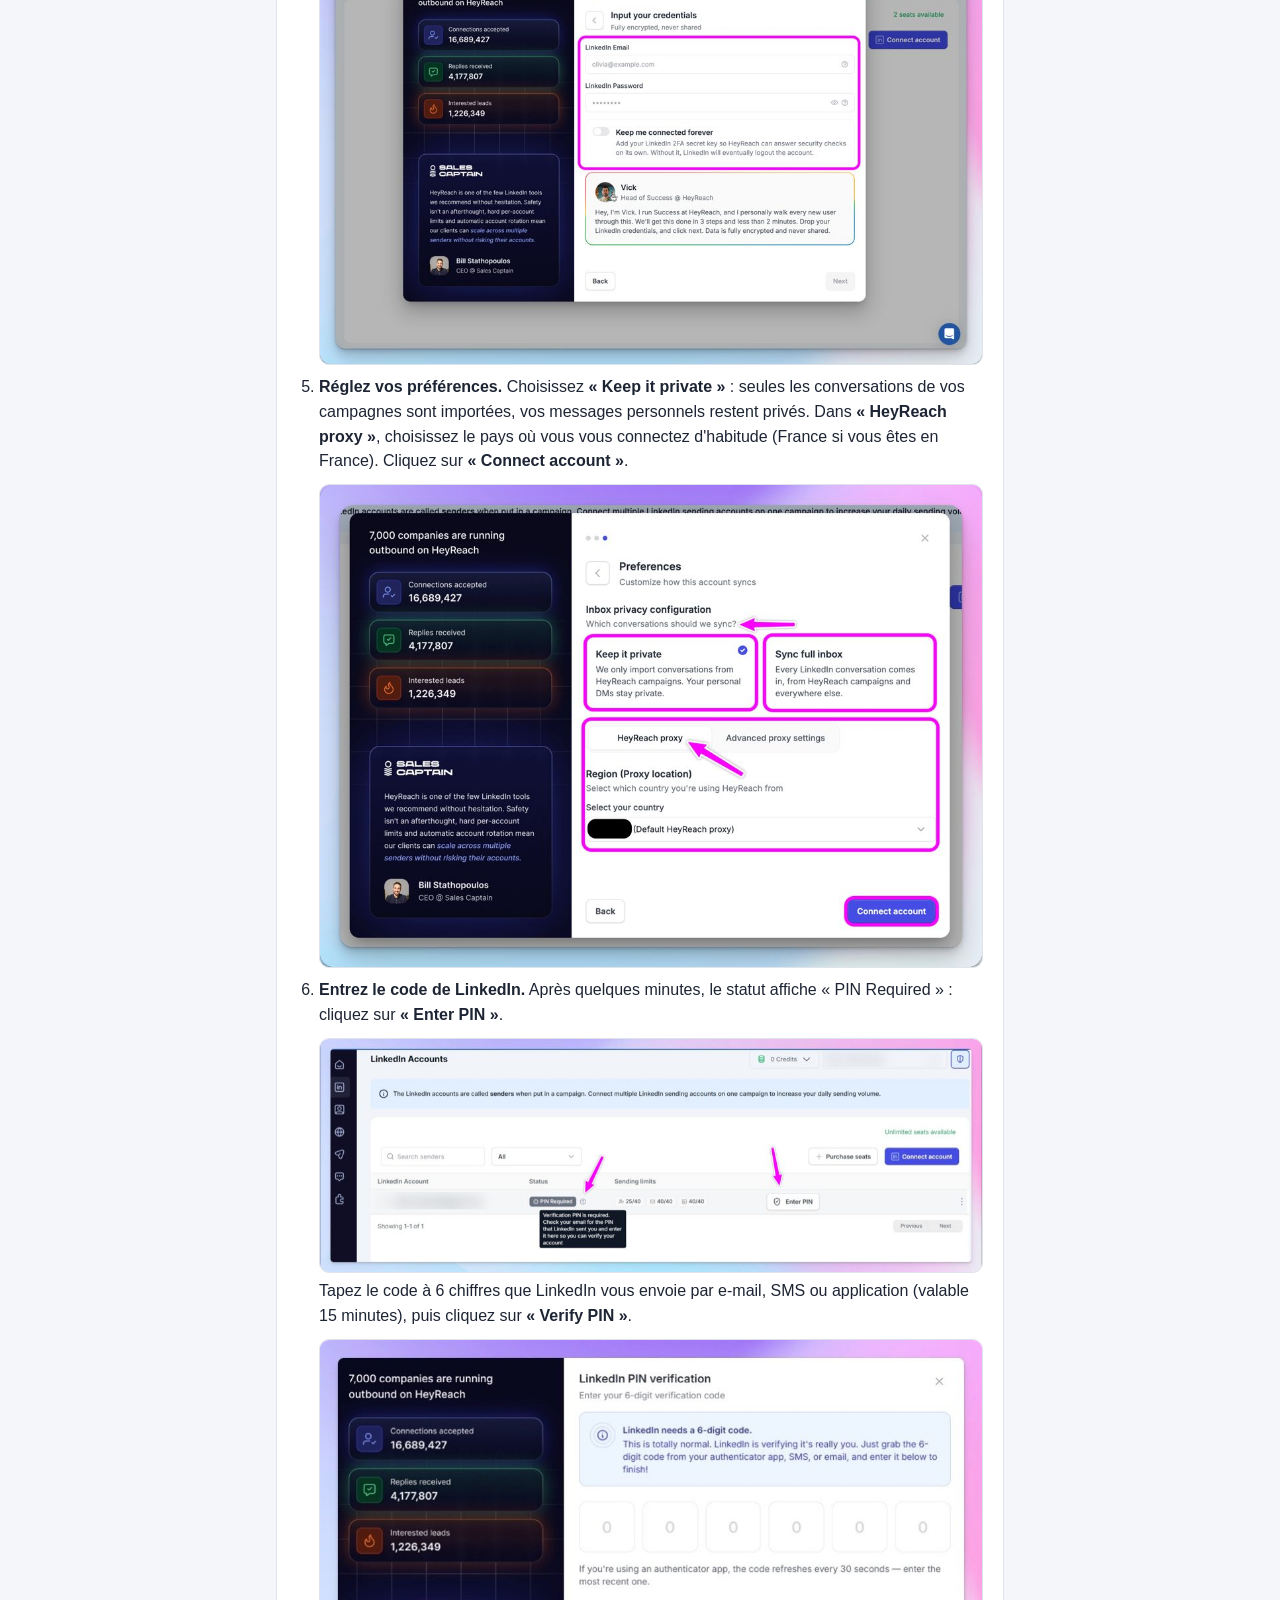
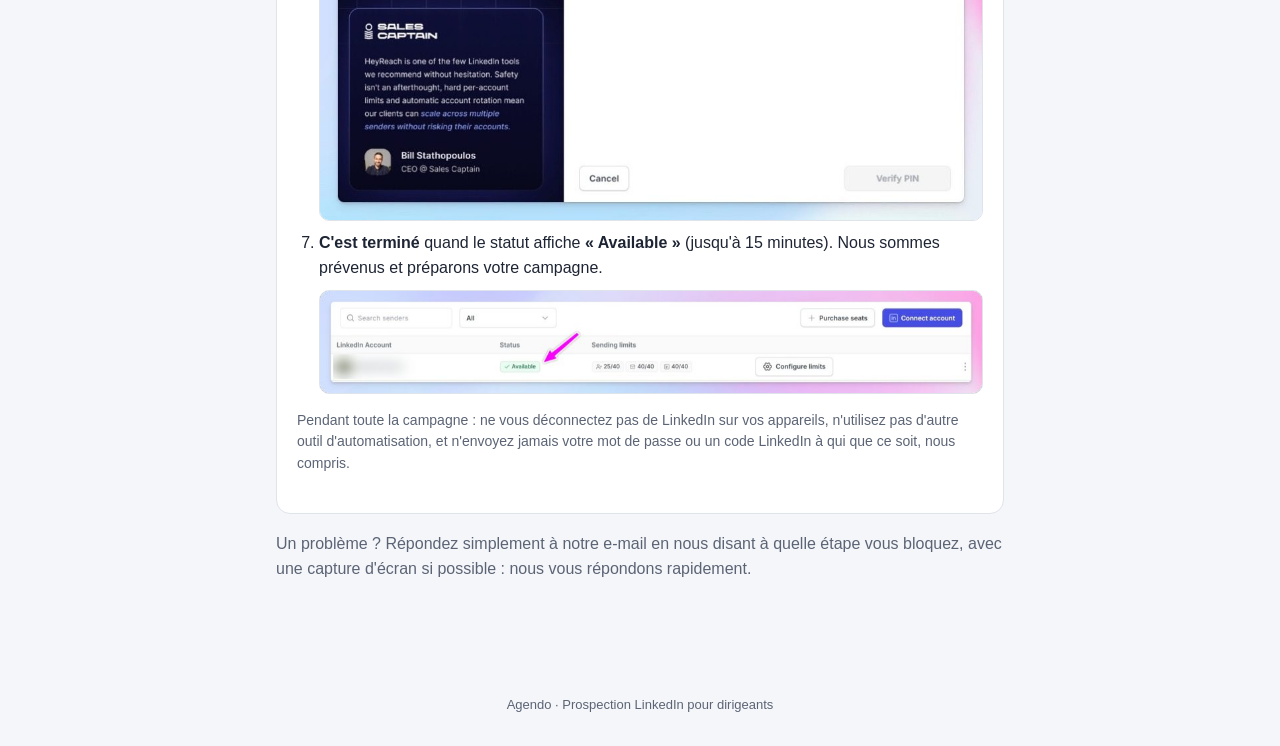
<file: connecter-linkedin.html>
<!doctype html>
<html lang="fr">
<head>
<meta charset="utf-8">
<meta name="viewport" content="width=device-width, initial-scale=1">
<meta name="robots" content="noindex, nofollow">
<title>Agendo · Connecter votre LinkedIn à HeyReach</title>
<link rel="stylesheet" href="style.css?v=10">
</head>
<body>
<header class="top"><div class="wrap"><div class="brand">Agendo<span>Connexion LinkedIn</span></div></div></header>
<main>
  <h1>Connecter votre LinkedIn à HeyReach</h1>
  <p class="intro">Vos campagnes tournent sur HeyReach, l'outil que nous utilisons. Vous y avez votre propre espace, où vous voyez seulement vos campagnes. Vous connectez vous-même votre compte LinkedIn : nous ne voyons jamais votre mot de passe. Comptez 5 minutes, avec votre téléphone à portée de main.</p>
  <section class="card">
      <ol class="steps">
        <li><b>Créez votre accès HeyReach.</b> Cliquez sur « Créer mon accès HeyReach » dans votre e-mail de bienvenue. Sur la page « Rejoindre l'organisation », gardez votre e-mail et <b>choisissez un nouveau mot de passe pour HeyReach</b> (ce n'est <b>pas</b> votre mot de passe LinkedIn). Vous arrivez ensuite dans votre espace.</li>
        <li><b>Ouvrez vos comptes LinkedIn.</b> Dans le menu de gauche, cliquez sur l'icône LinkedIn (« LinkedIn Accounts »), puis sur le bouton <b>« Connect account »</b> en haut à droite.
          <figure><img src="img/1-ajouter-compte.jpg?v=1" alt="Page LinkedIn Accounts de HeyReach, bouton Connect account en haut à droite" loading="lazy"></figure></li>
        <li><b>Choisissez « Credentials login »</b> (connexion par e-mail et mot de passe). N'utilisez pas « Connect with cookies » : cette connexion se coupe souvent et il faudrait la refaire chaque semaine.
          <figure><img src="img/2-credentials.jpg?v=1" alt="Fenêtre Connect a LinkedIn account, option Credentials login" loading="lazy"></figure></li>
        <li><b>Entrez l'e-mail et le mot de passe de votre compte LinkedIn.</b> Laissez « Keep me connected forever » désactivé, puis cliquez sur <b>« Next »</b>. Vos identifiants sont chiffrés : personne chez Agendo ne les voit.
          <figure><img src="img/3-identifiants.jpg?v=1" alt="Champs LinkedIn Email et LinkedIn Password" loading="lazy"></figure></li>
        <li><b>Réglez vos préférences.</b> Choisissez <b>« Keep it private »</b> : seules les conversations de vos campagnes sont importées, vos messages personnels restent privés. Dans <b>« HeyReach proxy »</b>, choisissez le pays où vous vous connectez d'habitude (France si vous êtes en France). Cliquez sur <b>« Connect account »</b>.
          <figure><img src="img/4-preferences.jpg?v=1" alt="Écran Preferences : Keep it private, HeyReach proxy, pays, Connect account" loading="lazy"></figure></li>
        <li><b>Entrez le code de LinkedIn.</b> Après quelques minutes, le statut affiche « PIN Required » : cliquez sur <b>« Enter PIN »</b>.
          <figure><img src="img/5-pin-requis.jpg?v=1" alt="Statut PIN Required et bouton Enter PIN" loading="lazy"></figure>
          Tapez le code à 6 chiffres que LinkedIn vous envoie par e-mail, SMS ou application (valable 15 minutes), puis cliquez sur <b>« Verify PIN »</b>.
          <figure><img src="img/6-code-pin.jpg?v=1" alt="Fenêtre LinkedIn PIN verification avec 6 cases" loading="lazy"></figure></li>
        <li><b>C'est terminé</b> quand le statut affiche <b>« Available »</b> (jusqu'à 15 minutes). Nous sommes prévenus et préparons votre campagne.
          <figure><img src="img/7-available.jpg?v=1" alt="Statut Available" loading="lazy"></figure></li>
      </ol>
      <p class="why">Pendant toute la campagne : ne vous déconnectez pas de LinkedIn sur vos appareils, n'utilisez pas d'autre outil d'automatisation, et n'envoyez jamais votre mot de passe ou un code LinkedIn à qui que ce soit, nous compris.</p>
  </section>
  <p class="intro">Un problème ? Répondez simplement à notre e-mail en nous disant à quelle étape vous bloquez, avec une capture d'écran si possible : nous vous répondons rapidement.</p>
</main>
<footer>Agendo · Prospection LinkedIn pour dirigeants</footer>
</body>
</html>
</file>
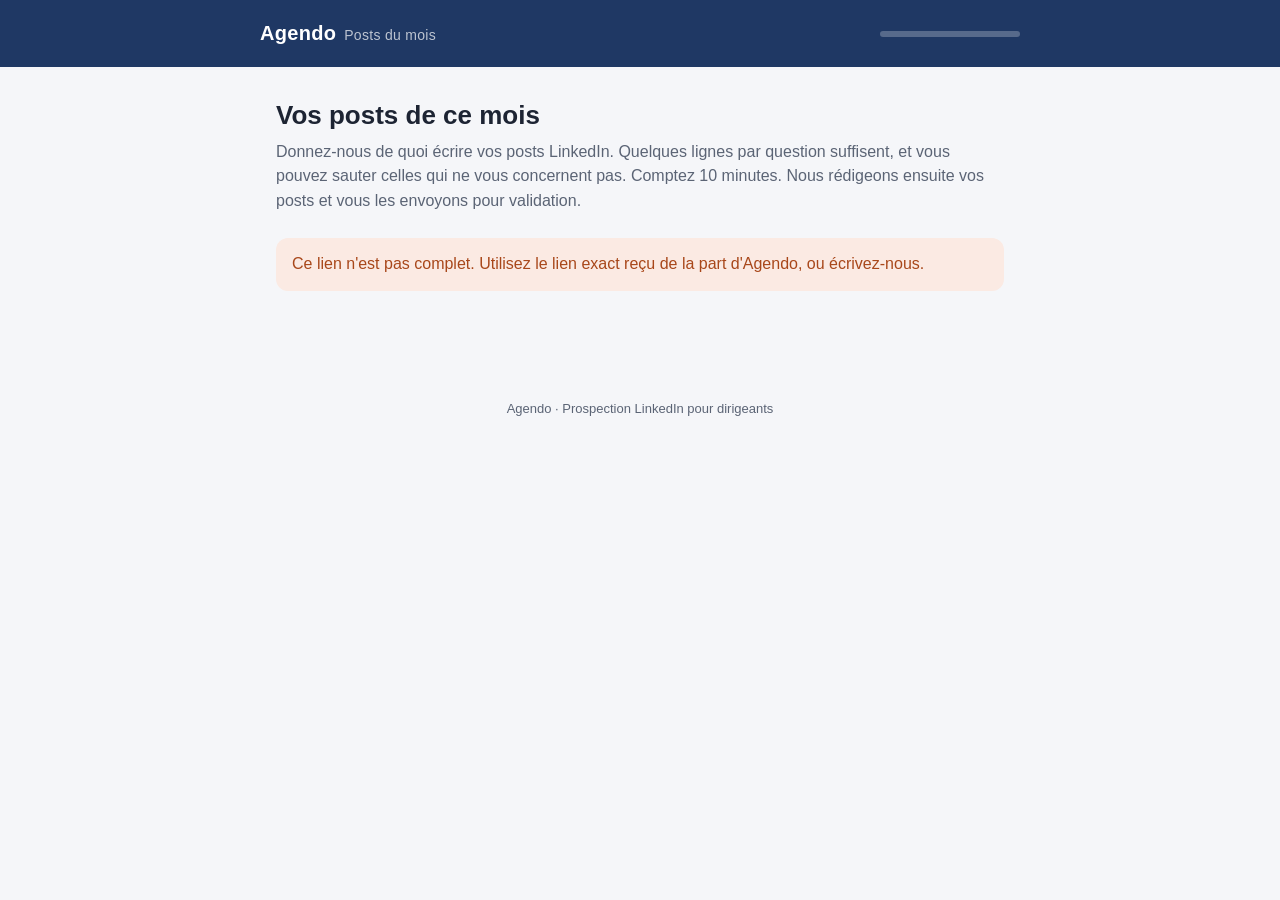
<file: contenu.html>
<!doctype html>
<html lang="fr">
<head>
<meta charset="utf-8">
<meta name="viewport" content="width=device-width, initial-scale=1">
<meta name="robots" content="noindex, nofollow">
<title>Agendo · Vos posts du mois</title>
<link rel="stylesheet" href="style.css?v=10">
</head>
<body>
<header class="top"><div class="wrap"><div class="brand">Agendo<span>Posts du mois</span></div><div class="progress" aria-hidden="true"><i></i></div></div></header>
<main>
  <h1>Vos posts de <span data-month>ce mois</span></h1>
  <p class="intro">Donnez-nous de quoi écrire vos posts LinkedIn. Quelques lignes par question suffisent, et vous pouvez sauter celles qui ne vous concernent pas. Comptez 10 minutes. Nous rédigeons ensuite vos posts et vous les envoyons pour validation.</p>
  <div id="error" class="msg err hidden" role="alert"></div>

  <form data-form="contenu" novalidate>
    <section class="card">
      <h2>1. Vos résultats du mois</h2>
      <p class="why">Pour mesurer ce que la prospection vous apporte vraiment.</p>
      <div class="field"><label class="q" for="rdv_tenus">Combien de rendez-vous venus de LinkedIn ont vraiment eu lieu ce mois-ci ? <span class="req">*</span><span class="hint">Seulement ceux où la personne était présente.</span></label><input id="rdv_tenus" name="rdv_tenus" type="number" min="0" step="1" inputmode="numeric" required></div>
      <div class="field"><label class="q" for="nouveaux_clients">Combien sont devenus clients (ou sont en bonne voie) ?</label><input id="nouveaux_clients" name="nouveaux_clients" type="number" min="0" step="1" inputmode="numeric"></div>
      <div class="field"><label class="q" for="qualite_rdv">Ces rendez-vous étaient-ils de bonne qualité ? Qu'est-ce qui manquait ?</label><textarea id="qualite_rdv" name="qualite_rdv" style="min-height:70px"></textarea></div>
    </section>

    <section class="card">
      <h2>2. Vos actualités</h2>
      <div class="field"><label class="q" for="actualites">Ce qui s'est passé chez vous ce mois-ci<span class="hint">Nouveau client, projet terminé, recrutement, événement, nouvelle offre…</span></label><textarea id="actualites" name="actualites"></textarea></div>
      <div class="field"><label class="q" for="cas_client">Un résultat ou une histoire client à raconter<span class="hint">Le problème de départ, ce que vous avez fait, le résultat (avec chiffres si possible). Dites-nous si le nom du client peut être cité.</span></label><textarea id="cas_client" name="cas_client"></textarea></div>
      <div class="field"><label class="q" for="dates">Des dates à venir<span class="hint">Salon, webinaire, congés, lancement.</span></label><input id="dates" name="dates" type="text"></div>
    </section>

    <section class="card">
      <h2>3. Vos idées et votre expertise</h2>
      <div class="field"><label class="q" for="sujets">Les sujets dont vous voulez parler ce mois-ci</label><textarea id="sujets" name="sujets" style="min-height:70px"></textarea></div>
      <div class="field"><label class="q" for="conseils">Un conseil que vous donnez souvent à vos clients</label><textarea id="conseils" name="conseils" style="min-height:70px"></textarea></div>
      <div class="field"><label class="q" for="opinion">Une idée reçue de votre métier avec laquelle vous n'êtes pas d'accord</label><textarea id="opinion" name="opinion" style="min-height:70px"></textarea></div>
      <div class="field"><label class="q" for="questions_clients">Les questions que vos clients vous ont posées ce mois-ci</label><textarea id="questions_clients" name="questions_clients" style="min-height:70px"></textarea></div>
      <div class="field"><label class="q" for="medias">Des photos ou documents à utiliser<span class="hint">Collez un lien Google Drive, Dropbox ou WeTransfer.</span></label><input id="medias" name="medias" type="url" placeholder="https://"></div>
      <div class="field"><label class="q" for="a_eviter">À éviter ce mois-ci</label><input id="a_eviter" name="a_eviter" type="text"></div>
    </section>

    <section class="card">
      <h2>4. Votre avis sur notre travail</h2>
      <div class="field"><label class="q">Êtes-vous satisfait de notre accompagnement ce mois-ci ?</label>
        <div class="choices">
          <label><input type="radio" name="satisfaction" value="5"> Très satisfait</label>
          <label><input type="radio" name="satisfaction" value="4"> Satisfait</label>
          <label><input type="radio" name="satisfaction" value="3"> Moyen</label>
          <label><input type="radio" name="satisfaction" value="2"> Peu satisfait</label>
          <label><input type="radio" name="satisfaction" value="1"> Pas satisfait</label>
        </div></div>
      <div class="field"><label class="q" for="commentaire">Qu'est-ce qu'on peut améliorer ?</label><textarea id="commentaire" name="commentaire" style="min-height:70px"></textarea></div>
    </section>

    <div class="actions">
      <button class="send" type="submit">Envoyer mes réponses</button>
      <div class="saved" id="saved"></div>
    </div>
  </form>

  <div id="done" class="card done hidden">
    <div class="big">✅</div>
    <h1>Merci, c'est reçu !</h1>
    <p class="intro">Nous rédigeons vos posts et vous les envoyons pour validation dans les prochains jours.</p>
  </div>
</main>
<footer>Agendo · Prospection LinkedIn pour dirigeants</footer>
<script src="form.js?v=10"></script>
</body>
</html>
</file>
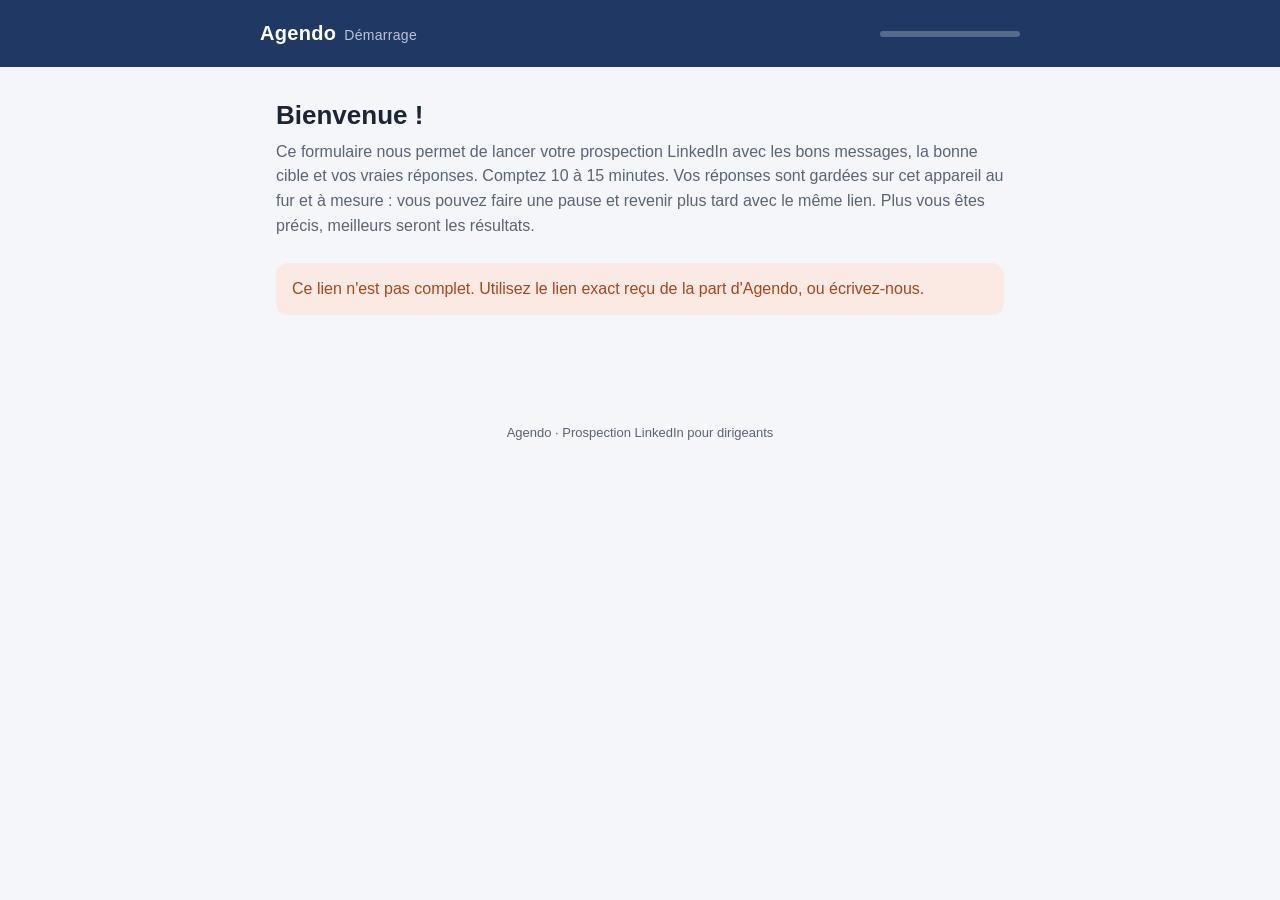
<file: demarrage.html>
<!doctype html>
<html lang="fr">
<head>
<meta charset="utf-8">
<meta name="viewport" content="width=device-width, initial-scale=1">
<meta name="robots" content="noindex, nofollow">
<title>Agendo · Formulaire de démarrage</title>
<link rel="stylesheet" href="style.css?v=10">
</head>
<body>
<header class="top"><div class="wrap"><div class="brand">Agendo<span>Démarrage</span></div><div class="progress" aria-hidden="true"><i></i></div></div></header>
<main>
  <h1>Bienvenue<span data-prenom></span> !</h1>
  <p class="intro">Ce formulaire nous permet de lancer votre prospection LinkedIn avec les bons messages, la bonne cible et vos vraies réponses. Comptez 10 à 15 minutes. Vos réponses sont gardées sur cet appareil au fur et à mesure : vous pouvez faire une pause et revenir plus tard avec le même lien. Plus vous êtes précis, meilleurs seront les résultats.</p>
  <div id="error" class="msg err hidden" role="alert"></div>

  <form data-form="demarrage" novalidate>
    <section class="card">
      <h2>1. Vous et votre entreprise</h2>
      <p class="why">Pour vous présenter correctement auprès de vos prospects.</p>
      <div class="field"><label class="q" for="nom">Prénom et nom <span class="req">*</span></label><input id="nom" name="nom" type="text" required autocomplete="name"></div>
      <div class="field"><label class="q" for="entreprise">Nom de l'entreprise <span class="req">*</span></label><input id="entreprise" name="entreprise" type="text" required autocomplete="organization"></div>
      <div class="field"><label class="q" for="votre_secteur">Votre secteur d'activité <span class="req">*</span><span class="hint">Exemple : cabinet d'expertise comptable, agence web, conseil en recrutement.</span></label><input id="votre_secteur" name="votre_secteur" type="text" required></div>
      <div class="field"><label class="q" for="site">Site web</label><input id="site" name="site" type="url" placeholder="https://"></div>
      <div class="field"><label class="q" for="email">E-mail <span class="req">*</span></label><input id="email" name="email" type="email" required autocomplete="email"></div>
      <div class="field"><label class="q" for="telephone">Téléphone</label><input id="telephone" name="telephone" type="tel" autocomplete="tel"></div>
      <div class="field"><label class="q" for="signature">Prénom qui signe les messages LinkedIn <span class="req">*</span><span class="hint">En général le vôtre, puisque les messages partent de votre profil.</span></label><input id="signature" name="signature" type="text" required></div>
      <div class="field"><label class="q" for="fuseau">Votre fuseau horaire</label>
        <select id="fuseau" name="fuseau">
          <option value="Europe/Paris" selected>France, Belgique, Suisse (heure de Paris)</option>
          <option value="America/Toronto">Québec, Ontario (heure de l'Est)</option>
          <option value="Africa/Casablanca">Maroc</option>
          <option value="Africa/Abidjan">Afrique de l'Ouest (GMT)</option>
          <option value="Indian/Reunion">La Réunion</option>
          <option value="Other">Autre (précisez dans les remarques)</option>
        </select></div>
    </section>

    <section class="card">
      <h2>2. Votre offre</h2>
      <p class="why">Nos messages ne décrivent votre offre qu'à partir de ce que vous écrivez ici. Rien n'est inventé.</p>
      <div class="field"><label class="q" for="offre_courte">Ce que vous vendez, en une phrase <span class="req">*</span><span class="hint">Exemple : « J'aide les PME industrielles à réduire leurs délais de recrutement à moins de 30 jours. »</span></label><textarea id="offre_courte" name="offre_courte" required style="min-height:70px"></textarea></div>
      <div class="field"><label class="q" for="offre_detail">Votre offre en détail <span class="req">*</span><span class="hint">Ce qui est inclus, comment ça se passe, combien de temps ça dure.</span></label><textarea id="offre_detail" name="offre_detail" required></textarea></div>
      <div class="field"><label class="q" for="qui_fait_quoi">Qui fait quoi chez vous ?<span class="hint">Qui fait le premier rendez-vous, qui livre le travail.</span></label><textarea id="qui_fait_quoi" name="qui_fait_quoi" style="min-height:70px"></textarea></div>
      <div class="field"><label class="q" for="difference">Ce qui vous différencie de vos concurrents</label><textarea id="difference" name="difference"></textarea></div>
      <div class="field"><label class="q" for="garantie">Avez-vous une garantie ? Laquelle ?</label><input id="garantie" name="garantie" type="text"></div>
      <div class="field"><label class="q" for="prix">Vos prix<span class="hint">Pour notre information. Ils ne seront jamais donnés à un prospect sans votre accord.</span></label><textarea id="prix" name="prix" style="min-height:70px"></textarea></div>
      <div class="field"><label class="q">Si un prospect demande le prix sur LinkedIn <span class="req">*</span></label>
        <div class="choices">
          <label><input type="radio" name="prix_politique" value="call" checked> On ne donne pas le prix, on propose un appel</label>
          <label><input type="radio" name="prix_politique" value="share"> On peut donner le prix ou une fourchette</label>
        </div></div>
    </section>

    <section class="card">
      <h2>3. Vos clients idéaux</h2>
      <p class="why">C'est la partie la plus importante : elle décide qui nous allons contacter.</p>
      <div class="field"><label class="q" for="postes">Quels postes contacter ? <span class="req">*</span><span class="hint">Exemple : dirigeant, gérant, directeur commercial, DRH.</span></label><input id="postes" name="postes" type="text" required></div>
      <div class="field"><label class="q" for="secteurs">Dans quels secteurs ? <span class="req">*</span></label><textarea id="secteurs" name="secteurs" required style="min-height:70px"></textarea></div>
      <div class="field"><label class="q">Taille des entreprises <span class="req">*</span></label>
        <div class="choices">
          <label><input type="checkbox" name="tailles" value="1 à 10 salariés"> 1 à 10</label>
          <label><input type="checkbox" name="tailles" value="11 à 50 salariés"> 11 à 50</label>
          <label><input type="checkbox" name="tailles" value="51 à 200 salariés"> 51 à 200</label>
          <label><input type="checkbox" name="tailles" value="201 à 500 salariés"> 201 à 500</label>
          <label><input type="checkbox" name="tailles" value="Plus de 500 salariés"> Plus de 500</label>
        </div></div>
      <div class="field"><label class="q" for="zones">Zones géographiques <span class="req">*</span><span class="hint">Exemple : toute la France, Île-de-France et Lyon, France et Belgique.</span></label><input id="zones" name="zones" type="text" required></div>
      <div class="field"><label class="q" for="probleme">Le problème principal que vous réglez pour eux <span class="req">*</span><span class="hint">Avec les mots qu'ils utilisent eux-mêmes.</span></label><textarea id="probleme" name="probleme" required></textarea></div>
      <div class="field"><label class="q" for="exemples_clients">2 ou 3 exemples de clients idéaux<span class="hint">Le nom d'une entreprise ou le lien d'un profil LinkedIn qui ressemble à votre client parfait.</span></label><textarea id="exemples_clients" name="exemples_clients" style="min-height:70px"></textarea></div>
      <div class="field"><label class="q" for="exclusions">Qui ne faut-il surtout pas contacter ?<span class="hint">Vos clients actuels, vos partenaires, des concurrents, certains secteurs.</span></label><textarea id="exclusions" name="exclusions" style="min-height:70px"></textarea></div>
    </section>

    <section class="card">
      <h2>4. Vos rendez-vous</h2>
      <p class="why">Les prospects intéressés réservent directement dans votre agenda.</p>
      <div class="field"><label class="q" for="lien_reservation">Votre lien de réservation <span class="req">*</span><span class="hint">Calendly, Google Agenda ou autre.</span></label><input id="lien_reservation" name="lien_reservation" type="url" required placeholder="https://"></div>
      <div class="field"><label class="q" for="bon_rdv">Pour vous, c'est quoi un bon rendez-vous ? <span class="req">*</span><span class="hint">Exemple : un dirigeant de plus de 10 salariés qui a un projet dans les 3 mois.</span></label><textarea id="bon_rdv" name="bon_rdv" required></textarea></div>
      <div class="field"><label class="q" for="questions_qualif">2 à 4 questions à poser avant le rendez-vous<span class="hint">Vous pouvez aussi les mettre dans votre page de réservation.</span></label><textarea id="questions_qualif" name="questions_qualif" style="min-height:70px"></textarea></div>
      <div class="field"><label class="q" for="disponibilites">Vos disponibilités habituelles</label><input id="disponibilites" name="disponibilites" type="text" placeholder="Exemple : du mardi au jeudi, 9 h - 12 h"></div>
      <div class="field"><label class="q" for="duree_rdv">Durée d'un premier rendez-vous</label><input id="duree_rdv" name="duree_rdv" type="text" placeholder="Exemple : 30 minutes en visio"></div>
    </section>

    <section class="card">
      <h2>5. Pour répondre à vos prospects</h2>
      <p class="why">Nous répondons en votre nom. Vos réponses ici évitent les approximations.</p>
      <div class="field"><label class="q" for="faq">Les questions qu'on vous pose souvent, et vos réponses</label><textarea id="faq" name="faq"></textarea></div>
      <div class="field"><label class="q" for="objections">Les objections fréquentes, et ce que vous répondez<span class="hint">Exemple : « C'est trop cher » → ce que vous dites en général.</span></label><textarea id="objections" name="objections"></textarea></div>
      <div class="field"><label class="q" for="cas_clients">Vos résultats clients que l'on peut citer<span class="hint">Avec des chiffres si possible, et seulement ceux que vous nous autorisez à mentionner.</span></label><textarea id="cas_clients" name="cas_clients"></textarea></div>
      <div class="field"><label class="q">Le ton de vos messages</label>
        <div class="choices">
          <label><input type="radio" name="ton" value="Vouvoiement, professionnel et chaleureux" checked> Professionnel et chaleureux</label>
          <label><input type="radio" name="ton" value="Vouvoiement, direct et concis"> Direct et concis</label>
          <label><input type="radio" name="ton" value="Vouvoiement, formel"> Formel</label>
        </div></div>
      <div class="field"><label class="q" for="a_eviter">Mots, sujets ou promesses à éviter</label><textarea id="a_eviter" name="a_eviter" style="min-height:70px"></textarea></div>
    </section>

    <section class="card">
      <h2>6. Votre compte LinkedIn</h2>
      <div class="field"><label class="q">Avez-vous LinkedIn Sales Navigator ?</label>
        <div class="choices">
          <label><input type="radio" name="sales_nav" value="Oui"> Oui</label>
          <label><input type="radio" name="sales_nav" value="Non"> Non</label>
          <label><input type="radio" name="sales_nav" value="Je ne sais pas"> Je ne sais pas</label>
        </div></div>
      <div class="field"><label class="q">Depuis quand avez-vous ce compte LinkedIn ? <span class="req">*</span></label>
        <div class="choices">
          <label><input type="radio" name="anciennete" value="Moins de 3 mois" required> Moins de 3 mois</label>
          <label><input type="radio" name="anciennete" value="3 à 12 mois"> 3 à 12 mois</label>
          <label><input type="radio" name="anciennete" value="Plus d'un an"> Plus d'un an</label>
        </div></div>
      <div class="field"><label class="q">Combien de relations avez-vous environ ?</label>
        <div class="choices">
          <label><input type="radio" name="relations" value="Moins de 100"> Moins de 100</label>
          <label><input type="radio" name="relations" value="100 à 500"> 100 à 500</label>
          <label><input type="radio" name="relations" value="Plus de 500"> Plus de 500</label>
        </div></div>
      <div class="field"><label class="q">À quelle fréquence utilisez-vous LinkedIn ?</label>
        <div class="choices">
          <label><input type="radio" name="usage" value="Presque jamais"> Presque jamais</label>
          <label><input type="radio" name="usage" value="Quelques fois par mois"> Quelques fois par mois</label>
          <label><input type="radio" name="usage" value="Chaque semaine ou plus"> Chaque semaine ou plus</label>
        </div></div>
      <div class="field"><label class="q" for="outils_linkedin">Utilisez-vous des extensions ou des outils connectés à LinkedIn ?<span class="hint">Exemple : Waalaxy, Lemlist, Kaspr, Lusha, une extension Chrome. Ils peuvent faire bloquer votre compte. Si vous en utilisez, nous vous envoyons tout de suite par e-mail comment les retirer avant de commencer.</span></label><input id="outils_linkedin" name="outils_linkedin" type="text" placeholder="Aucun, ou lesquels"></div>
      <div class="field"><label class="q" for="invitations_main">Combien d'invitations envoyez-vous vous-même par semaine ?<span class="hint">Pendant la campagne, il faudra arrêter de le faire, pour protéger votre compte.</span></label><input id="invitations_main" name="invitations_main" type="text"></div>
    </section>

    <section class="card">
      <h2>7. Vos posts LinkedIn</h2>
      <p class="why">Nous écrivons vos posts chaque mois. Chaque mois, vous recevrez aussi un court formulaire pour nous donner vos actualités.</p>
      <div class="field"><label class="q" for="sujets_posts">Les sujets dont vous aimez parler</label><textarea id="sujets_posts" name="sujets_posts"></textarea></div>
      <div class="field"><label class="q" for="ton_posts">Le style de vos posts<span class="hint">Exemple : pédagogique, avec des anecdotes, sans jargon.</span></label><input id="ton_posts" name="ton_posts" type="text"></div>
      <div class="field"><label class="q" for="exemples_posts">Des posts que vous aimez (les vôtres ou d'autres)<span class="hint">Collez un lien ou le texte.</span></label><textarea id="exemples_posts" name="exemples_posts" style="min-height:70px"></textarea></div>
    </section>

    <section class="card">
      <h2>8. Pour finir</h2>
      <div class="field"><label class="q" for="remarques">Autre chose à nous dire ?</label><textarea id="remarques" name="remarques" style="min-height:70px"></textarea></div>
      <div class="field check"><input id="accord_ia" name="accord_ia" type="checkbox" data-bool required><label for="accord_ia">J'ai compris que les réponses à mes prospects sont préparées avec l'aide d'une intelligence artificielle, et relues selon les règles convenues avec Agendo. <span class="req">*</span></label></div>
      <div class="field check"><input id="accord_rgpd" name="accord_rgpd" type="checkbox" data-bool required><label for="accord_rgpd">J'accepte qu'Agendo utilise ces informations pour gérer ma prospection. Les personnes qui demandent à ne plus être contactées ne le seront plus. <span class="req">*</span></label></div>
    </section>

    <div class="actions">
      <button class="send" type="submit">Envoyer mes réponses</button>
      <div class="saved" id="saved"></div>
    </div>
  </form>

  <div id="done" class="card done hidden">
    <div class="big">✅</div>
    <h1>Merci, c'est reçu !</h1>
    <p class="intro">Nous préparons votre campagne à partir de vos réponses.</p>
    <p class="intro" id="done-noinvite">Prochaine étape : dans votre e-mail de bienvenue, cliquez sur « Créer mon accès HeyReach » et connectez votre LinkedIn en suivant le guide (5 minutes). Vous pouvez rouvrir ce formulaire à tout moment pour corriger une réponse.</p>
  </div>
</main>
<footer>Agendo · Prospection LinkedIn pour dirigeants</footer>
<script src="form.js?v=10"></script>
</body>
</html>
</file>
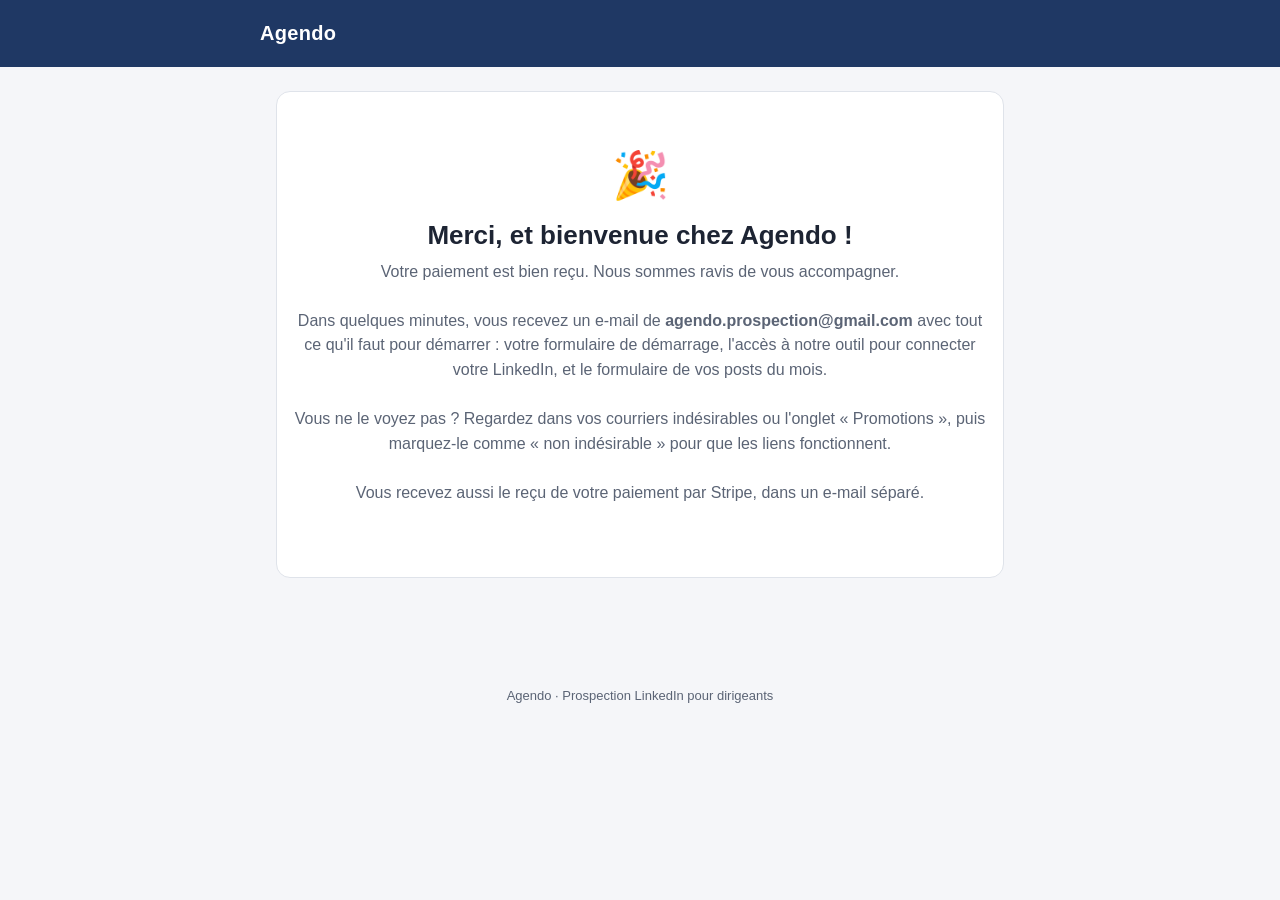
<file: merci.html>
<!doctype html>
<html lang="fr">
<head>
<meta charset="utf-8">
<meta name="viewport" content="width=device-width, initial-scale=1">
<meta name="robots" content="noindex, nofollow">
<title>Agendo · Merci et bienvenue</title>
<link rel="stylesheet" href="style.css?v=10">
</head>
<body>
<header class="top"><div class="wrap"><div class="brand">Agendo</div></div></header>
<main>
  <div class="card done">
    <div class="big">🎉</div>
    <h1>Merci<span id="prenom"></span>, et bienvenue chez Agendo !</h1>
    <p class="intro">Votre paiement est bien reçu. Nous sommes ravis de vous accompagner.</p>
    <p class="intro">Dans quelques minutes, vous recevez un e-mail de <b>agendo.prospection@gmail.com</b> avec tout ce qu'il faut pour démarrer : votre formulaire de démarrage, l'accès à notre outil pour connecter votre LinkedIn, et le formulaire de vos posts du mois.</p>
    <p class="intro">Vous ne le voyez pas ? Regardez dans vos courriers indésirables ou l'onglet « Promotions », puis marquez-le comme « non indésirable » pour que les liens fonctionnent.</p>
    <p class="intro">Vous recevez aussi le reçu de votre paiement par Stripe, dans un e-mail séparé.</p>
  </div>
</main>
<footer>Agendo · Prospection LinkedIn pour dirigeants</footer>
<script>
  const p = new URLSearchParams(location.search).get("prenom");
  if (p && /^[\p{L}' -]{1,40}$/u.test(p)) document.getElementById("prenom").textContent = " " + p;
</script>
</body>
</html>
</file>
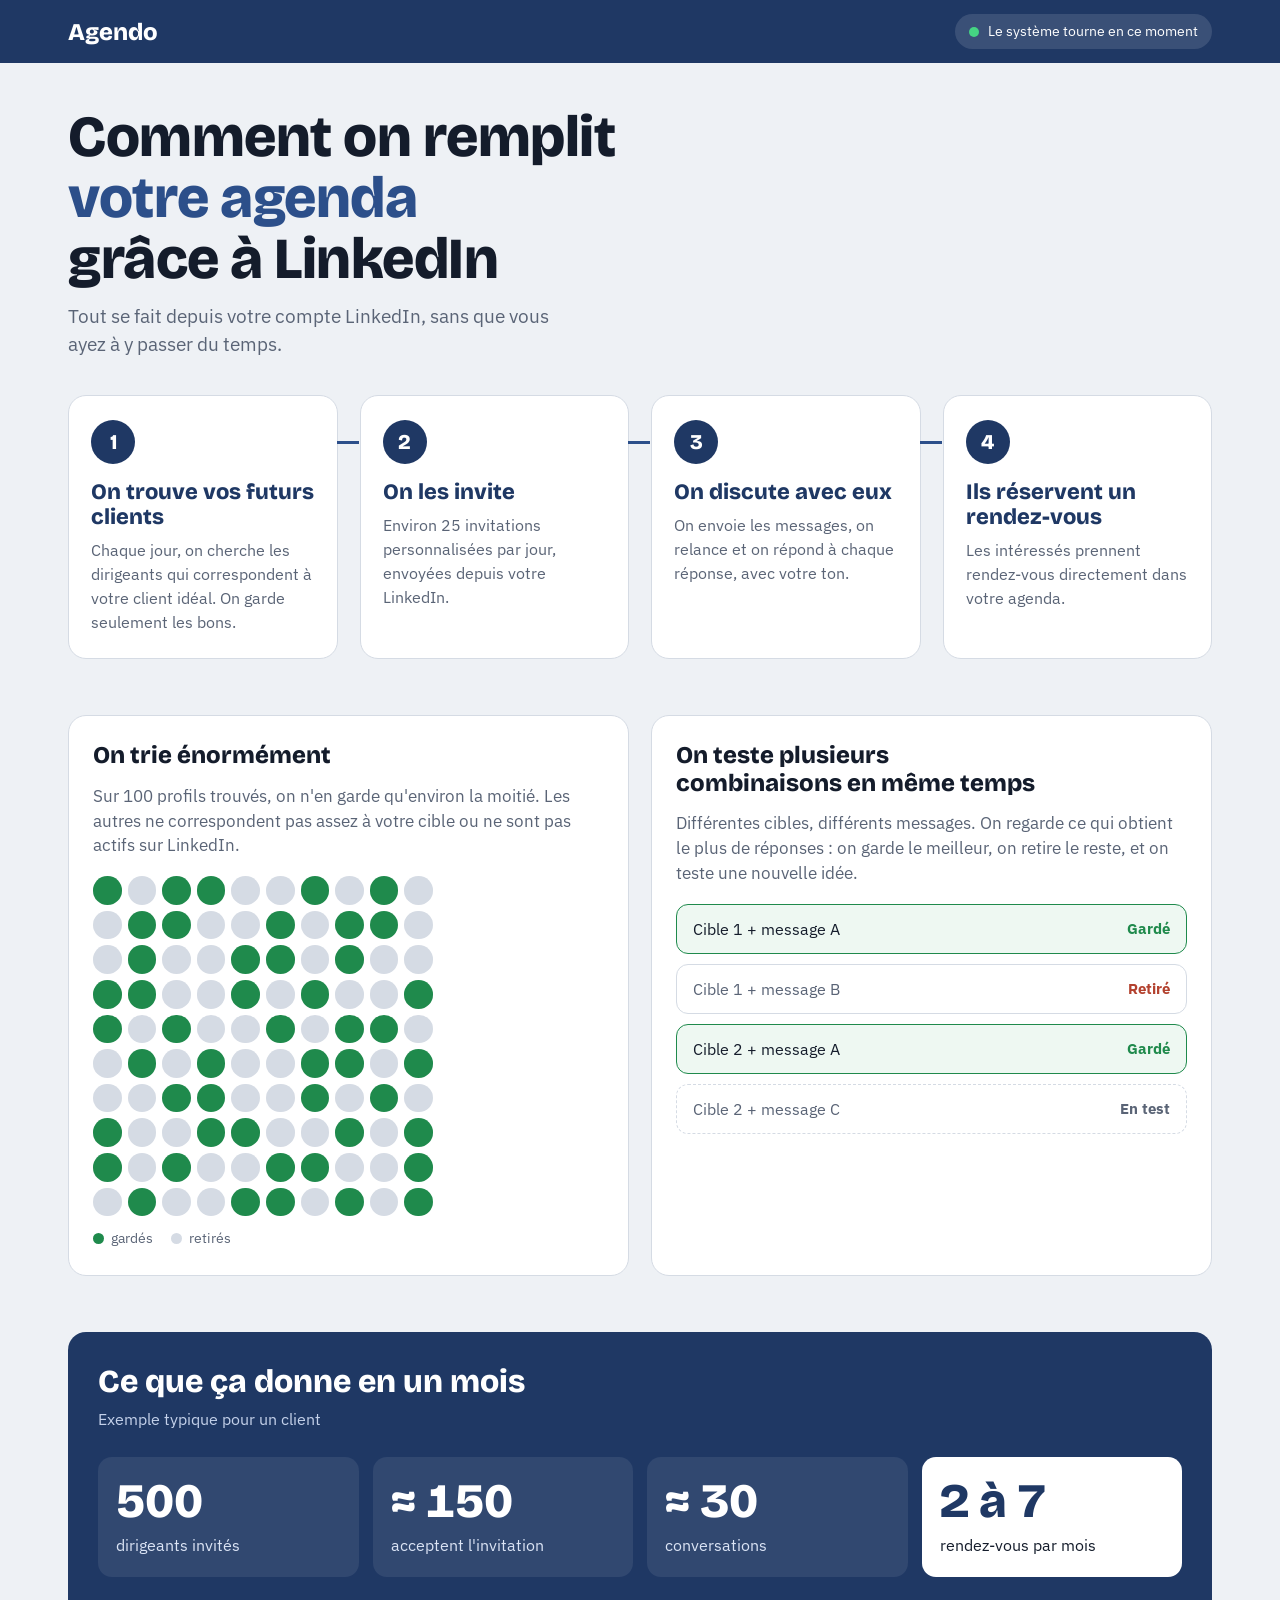
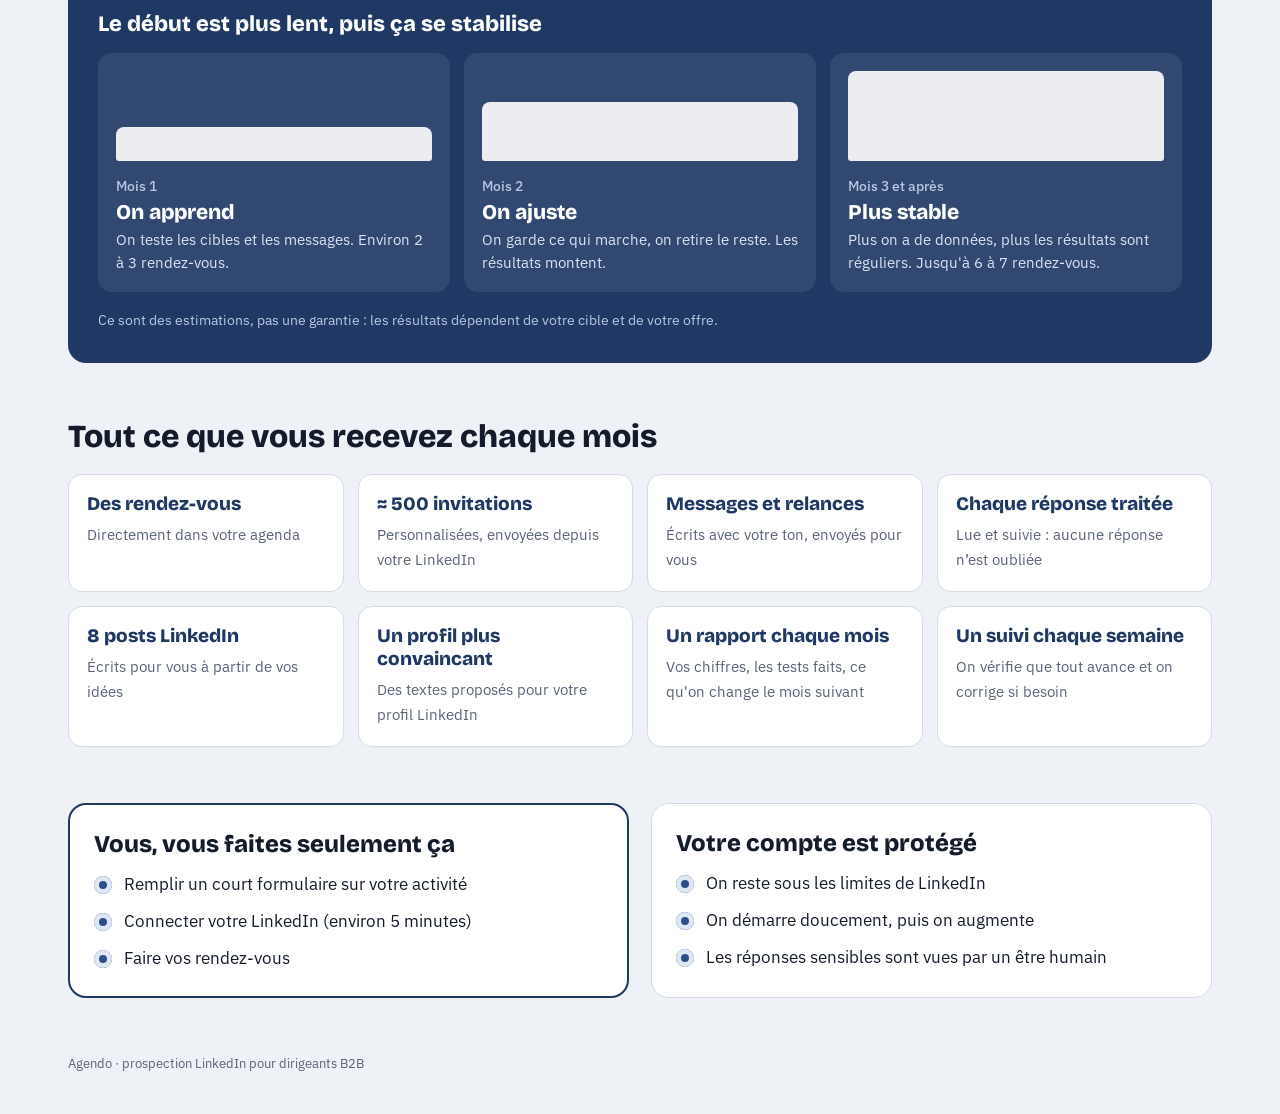
<file: systeme.html>
<!doctype html>
<html lang="fr">
<head>
<meta charset="utf-8">
<meta name="viewport" content="width=device-width, initial-scale=1, viewport-fit=cover">
<meta name="robots" content="noindex">
<title>Le système Agendo</title>
<link rel="preconnect" href="https://fonts.googleapis.com">
<link rel="preconnect" href="https://fonts.gstatic.com" crossorigin>
<link rel="stylesheet" href="https://fonts.googleapis.com/css2?family=Bricolage+Grotesque:opsz,wght@12..96,700;12..96,800&family=IBM+Plex+Sans:wght@400;500;600&display=swap">
<style>
/* Une seule idée par bloc : 4 étapes, tri et tests, un exemple chiffré, ce que fait le client, la sécurité. */
:root {
  --paper: #eef1f5;
  --card: #ffffff;
  --ink: #141c2b;
  --muted: #5a6476;
  --line: #d5dbe4;
  --navy: #1f3864;
  --navy-2: #2c4f8a;
  --sky: #dfe7f4;
  --keep: #1f8a4c;
  --drop: #b3412e;
  --display: "Bricolage Grotesque", "Segoe UI", system-ui, sans-serif;
  --body: "IBM Plex Sans", "Segoe UI", system-ui, sans-serif;
  --r: 18px;
}
* { box-sizing: border-box; }
html { -webkit-text-size-adjust: 100%; }
body { margin: 0; background: var(--paper); color: var(--ink); font: 17px/1.5 var(--body); }
.wrap { max-width: 1180px; margin: 0 auto; padding-left: max(18px, env(safe-area-inset-left, 0px)); padding-right: max(18px, env(safe-area-inset-right, 0px)); }

.top { background: var(--navy); color: #fff; padding-top: env(safe-area-inset-top, 0px); }
.top .wrap { display: flex; align-items: center; justify-content: space-between; gap: 14px; padding-block: 14px; flex-wrap: wrap; }
.brand { font: 800 24px/1 var(--display); }
.pulse { display: inline-flex; align-items: center; gap: 9px; font-size: 14px; background: rgba(255,255,255,.12); padding: 7px 14px; border-radius: 99px; }
.pulse i { width: 10px; height: 10px; border-radius: 50%; background: #45d483; animation: ping 2s infinite; }
@keyframes ping { 0% { box-shadow: 0 0 0 0 rgba(69,212,131,.6); } 70% { box-shadow: 0 0 0 10px rgba(69,212,131,0); } 100% { box-shadow: 0 0 0 0 rgba(69,212,131,0); } }

h1 { font: 800 clamp(32px, 5vw, 58px)/1.05 var(--display); margin: 44px 0 12px; letter-spacing: -.5px; text-wrap: balance; max-width: 18ch; }
h1 em { font-style: normal; color: var(--navy-2); }
.lead { font-size: 19px; color: var(--muted); margin: 0 0 36px; max-width: 46ch; }
h2 { font: 800 clamp(24px, 3vw, 32px)/1.15 var(--display); margin: 0 0 18px; text-wrap: balance; }
section { margin-bottom: 56px; }

/* Les 4 étapes */
.steps { display: grid; grid-template-columns: repeat(4, minmax(0, 1fr)); gap: 22px; }
.step { background: var(--card); border: 1px solid var(--line); border-radius: var(--r); padding: 24px 22px; position: relative; min-width: 0; }
.step .num { width: 44px; height: 44px; border-radius: 50%; background: var(--navy); color: #fff; display: grid; place-items: center; font: 800 21px var(--display); margin-bottom: 16px; }
.step h3 { font: 800 22px/1.15 var(--display); margin: 0 0 8px; color: var(--navy); }
.step p { margin: 0; color: var(--muted); font-size: 16px; }
.step:not(:last-child)::after { content: ""; position: absolute; right: -22px; top: 45px; width: 22px; height: 3px; background: var(--navy-2); }
.flow { position: absolute; right: -22px; top: 40px; width: 22px; height: 13px; overflow: hidden; }
.flow i { position: absolute; top: 3px; left: -7px; width: 7px; height: 7px; border-radius: 50%; background: var(--navy-2); animation: run 1.4s linear infinite; }
@keyframes run { to { left: 24px; } }

/* Tri et tests */
.lab { display: grid; grid-template-columns: minmax(0, 1fr) minmax(0, 1fr); gap: 22px; }
.lab .box p { margin: 0 0 18px; color: var(--muted); font-size: 16.5px; }
.sieve { display: grid; grid-template-columns: repeat(10, 1fr); gap: 6px; max-width: 340px; }
.sieve i { aspect-ratio: 1; border-radius: 50%; background: var(--line); }
.sieve i.k { background: var(--keep); }
.legend { display: flex; gap: 18px; flex-wrap: wrap; margin-top: 12px; font-size: 14px; color: var(--muted); }
.legend span::before { content: ""; display: inline-block; width: 11px; height: 11px; border-radius: 50%; margin-right: 7px; vertical-align: -1px; background: var(--line); }
.legend .k::before { background: var(--keep); }
.ab { display: grid; gap: 10px; }
.ab div { display: flex; align-items: center; justify-content: space-between; gap: 12px; border: 1px solid var(--line); border-radius: 12px; padding: 12px 16px; font-size: 16px; }
.ab div b { font: 700 15px var(--body); white-space: nowrap; }
.ab .win { border-color: var(--keep); background: #eef8f2; }
.ab .win b { color: var(--keep); }
.ab .lose { color: var(--muted); }
.ab .lose b { color: var(--drop); }
.ab .new { border-style: dashed; color: var(--muted); }

/* Exemple chiffré */
.example { background: var(--navy); color: #fff; border-radius: var(--r); padding: 32px 30px; }
.example h2 { color: #fff; margin-bottom: 6px; }
.example .sub { color: #c4d1ea; margin: 0 0 26px; font-size: 16px; }
.funnel { display: grid; grid-template-columns: repeat(4, minmax(0, 1fr)); gap: 14px; }
.f { background: rgba(255,255,255,.08); border-radius: 14px; padding: 20px 18px; min-width: 0; }
.f b { display: block; font: 800 clamp(34px, 4vw, 48px)/1 var(--display); font-variant-numeric: tabular-nums; }
.f span { display: block; margin-top: 8px; font-size: 16px; color: #dbe4f5; }
.f.goal { background: #fff; color: var(--navy); }
.f.goal span { color: var(--ink); }
.note { margin: 18px 0 0; font-size: 14px; color: #b9c7e2; }

/* Vous / protection / bonus */
.three { display: grid; grid-template-columns: repeat(3, minmax(0, 1fr)); gap: 22px; }
.box { background: var(--card); border: 1px solid var(--line); border-radius: var(--r); padding: 26px 24px; min-width: 0; }
.box h2 { font-size: 24px; margin-bottom: 14px; }
.box ul { margin: 0; padding: 0; list-style: none; display: grid; gap: 12px; }
.box li { padding-left: 30px; position: relative; font-size: 16.5px; }
.box li::before { content: ""; position: absolute; left: 0; top: 4px; width: 18px; height: 18px; border-radius: 50%; background: var(--sky); box-shadow: inset 0 0 0 5px var(--sky), inset 0 0 0 9px var(--navy-2); }
.box.you { border: 2px solid var(--navy); }


/* Progression mois par mois */
.months-title { font: 800 22px/1.2 var(--display); margin: 34px 0 16px; }
.months { display: grid; grid-template-columns: repeat(3, minmax(0, 1fr)); gap: 14px; align-items: end; }
.m { background: rgba(255,255,255,.08); border-radius: 14px; padding: 18px; min-width: 0; display: flex; flex-direction: column; gap: 4px; }
.m .bar { height: 90px; display: flex; align-items: flex-end; margin-bottom: 12px; }
.m .bar::before { content: ""; width: 100%; height: var(--h); background: #fff; border-radius: 8px 8px 3px 3px; opacity: .9; }
.m b { font: 500 14px var(--body); color: #b9c7e2; }
.m strong { font: 800 21px var(--display); }
.m span { font-size: 15px; color: #dbe4f5; }

/* Tout ce que vous recevez */
.gets { display: grid; grid-template-columns: repeat(4, minmax(0, 1fr)); gap: 14px; }
.g { background: var(--card); border: 1px solid var(--line); border-radius: 14px; padding: 18px; min-width: 0; }
.g b { display: block; font: 800 19px/1.2 var(--display); color: var(--navy); margin-bottom: 6px; }
.g span { font-size: 15px; color: var(--muted); }
.two { display: grid; grid-template-columns: repeat(2, minmax(0, 1fr)); gap: 22px; }

footer { color: var(--muted); font-size: 13px; padding-block: 0 40px; }

@media (max-width: 960px) {
  .steps, .funnel { grid-template-columns: repeat(2, minmax(0, 1fr)); }
  .step:nth-child(2)::after, .step:nth-child(2) .flow { display: none; }
  .three, .lab, .two { grid-template-columns: minmax(0, 1fr); }
  .gets { grid-template-columns: repeat(2, minmax(0, 1fr)); }
}
@media (max-width: 600px) {
  body { font-size: 16px; }
  .steps { grid-template-columns: minmax(0, 1fr); }
  .step::after, .flow { display: none !important; }
  .example { padding: 24px 18px; }
  .months, .gets { grid-template-columns: minmax(0, 1fr); }
  .m .bar { height: 50px; }
  .ab div { flex-direction: column; align-items: flex-start; gap: 2px; }
}
@media (prefers-reduced-motion: reduce) { .pulse i, .flow i { animation: none; } }
</style>
</head>
<body>

<header class="top">
  <div class="wrap">
    <div class="brand">Agendo</div>
    <div class="pulse"><i></i><span id="pulseText">Le système tourne en ce moment</span></div>
  </div>
</header>

<main class="wrap">
  <h1>Comment on remplit <em>votre agenda</em> grâce à LinkedIn</h1>
  <p class="lead">Tout se fait depuis votre compte LinkedIn, sans que vous ayez à y passer du temps.</p>

  <section aria-label="Les 4 étapes">
    <div class="steps">
      <article class="step">
        <div class="num">1</div>
        <h3>On trouve vos futurs clients</h3>
        <p>Chaque jour, on cherche les dirigeants qui correspondent à votre client idéal. On garde seulement les bons.</p>
        <div class="flow"><i></i></div>
      </article>
      <article class="step">
        <div class="num">2</div>
        <h3>On les invite</h3>
        <p>Environ 25 invitations personnalisées par jour, envoyées depuis votre LinkedIn.</p>
        <div class="flow"><i></i></div>
      </article>
      <article class="step">
        <div class="num">3</div>
        <h3>On discute avec eux</h3>
        <p>On envoie les messages, on relance et on répond à chaque réponse, avec votre ton.</p>
        <div class="flow"><i></i></div>
      </article>
      <article class="step">
        <div class="num">4</div>
        <h3>Ils réservent un rendez-vous</h3>
        <p>Les intéressés prennent rendez-vous directement dans votre agenda.</p>
      </article>
    </div>
  </section>

  <section class="lab" aria-label="Tri et tests">
    <div class="box">
      <h2>On trie énormément</h2>
      <p>Sur 100 profils trouvés, on n'en garde qu'environ la moitié. Les autres ne correspondent pas assez à votre cible ou ne sont pas actifs sur LinkedIn.</p>
      <div class="sieve" id="sieve" aria-hidden="true"></div>
      <div class="legend"><span class="k">gardés</span><span>retirés</span></div>
    </div>
    <div class="box">
      <h2>On teste plusieurs combinaisons en même temps</h2>
      <p>Différentes cibles, différents messages. On regarde ce qui obtient le plus de réponses : on garde le meilleur, on retire le reste, et on teste une nouvelle idée.</p>
      <div class="ab">
        <div class="win"><span>Cible 1 + message A</span><b>Gardé</b></div>
        <div class="lose"><span>Cible 1 + message B</span><b>Retiré</b></div>
        <div class="win"><span>Cible 2 + message A</span><b>Gardé</b></div>
        <div class="new"><span>Cible 2 + message C</span><b>En test</b></div>
      </div>
    </div>
  </section>

  <section class="example" aria-label="Exemple sur un mois">
    <h2>Ce que ça donne en un mois</h2>
    <p class="sub">Exemple typique pour un client</p>
    <div class="funnel">
      <div class="f"><b>500</b><span>dirigeants invités</span></div>
      <div class="f"><b>≈ 150</b><span>acceptent l'invitation</span></div>
      <div class="f"><b>≈ 30</b><span>conversations</span></div>
      <div class="f goal"><b>2 à 7</b><span>rendez-vous par mois</span></div>
    </div>

    <h3 class="months-title">Le début est plus lent, puis ça se stabilise</h3>
    <div class="months">
      <div class="m"><div class="bar" style="--h:38%"></div><b>Mois 1</b><strong>On apprend</strong><span>On teste les cibles et les messages. Environ 2 à 3 rendez-vous.</span></div>
      <div class="m"><div class="bar" style="--h:66%"></div><b>Mois 2</b><strong>On ajuste</strong><span>On garde ce qui marche, on retire le reste. Les résultats montent.</span></div>
      <div class="m"><div class="bar" style="--h:100%"></div><b>Mois 3 et après</b><strong>Plus stable</strong><span>Plus on a de données, plus les résultats sont réguliers. Jusqu'à 6 à 7 rendez-vous.</span></div>
    </div>
    <p class="note">Ce sont des estimations, pas une garantie : les résultats dépendent de votre cible et de votre offre.</p>
  </section>

  <section aria-label="Tout ce que vous recevez">
    <h2>Tout ce que vous recevez chaque mois</h2>
    <div class="gets">
      <div class="g"><b>Des rendez-vous</b><span>Directement dans votre agenda</span></div>
      <div class="g"><b>≈ 500 invitations</b><span>Personnalisées, envoyées depuis votre LinkedIn</span></div>
      <div class="g"><b>Messages et relances</b><span>Écrits avec votre ton, envoyés pour vous</span></div>
      <div class="g"><b>Chaque réponse traitée</b><span>Lue et suivie : aucune réponse n’est oubliée</span></div>
      <div class="g"><b>8 posts LinkedIn</b><span>Écrits pour vous à partir de vos idées</span></div>
      <div class="g"><b>Un profil plus convaincant</b><span>Des textes proposés pour votre profil LinkedIn</span></div>
      <div class="g"><b>Un rapport chaque mois</b><span>Vos chiffres, les tests faits, ce qu'on change le mois suivant</span></div>
      <div class="g"><b>Un suivi chaque semaine</b><span>On vérifie que tout avance et on corrige si besoin</span></div>
    </div>
  </section>

  <section class="two" aria-label="Ce qu'il faut savoir">
    <div class="box you">
      <h2>Vous, vous faites seulement ça</h2>
      <ul>
        <li>Remplir un court formulaire sur votre activité</li>
        <li>Connecter votre LinkedIn (environ 5 minutes)</li>
        <li>Faire vos rendez-vous</li>
      </ul>
    </div>
    <div class="box">
      <h2>Votre compte est protégé</h2>
      <ul>
        <li>On reste sous les limites de LinkedIn</li>
        <li>On démarre doucement, puis on augmente</li>
        <li>Les réponses sensibles sont vues par un être humain</li>
      </ul>
    </div>
  </section>

  <footer>Agendo · prospection LinkedIn pour dirigeants B2B</footer>
</main>

<script>
(function () {
  // Tamis : 100 points, environ la moitié gardés (ordre fixe, pas de hasard).
  var keep = [0,2,3,6,8,11,12,15,17,18,21,24,25,27,30,31,34,36,39,40,42,45,47,48,51,53,56,57,59,62,63,66,68,70,73,74,77,79,80,82,85,86,89,91,94,95,97,99];
  var sv = document.getElementById("sieve");
  for (var n = 0; n < 100; n++) { var i = document.createElement("i"); if (keep.indexOf(n) > -1) i.className = "k"; sv.appendChild(i); }

  // Petit signe de vie : moment de la dernière action du robot (aucun chiffre ni nom affiché).
  var API = "https://vukexgjesgtoweahbgse.supabase.co/functions/v1/vitrine";
  var rtf = new Intl.RelativeTimeFormat("fr", { numeric: "auto" });
  function load() {
    fetch(API, { cache: "no-store" }).then(function (r) { return r.json(); }).then(function (d) {
      var l = d.last || {};
      var t = [l.search, l.analyse, l.campaign, l.reply].filter(Boolean).sort().pop();
      if (!t) return;
      var s = (Date.now() - new Date(t).getTime()) / 1000;
      var a = s < 60 ? "à l'instant" : s < 3600 ? rtf.format(-Math.round(s / 60), "minute") : s < 86400 ? rtf.format(-Math.round(s / 3600), "hour") : rtf.format(-Math.round(s / 86400), "day");
      document.getElementById("pulseText").textContent = "Système en marche · dernière action " + a;
    }).catch(function () {});
  }
  load();
  setInterval(load, 60000);
})();
</script>
</body>
</html>
</file>
<file: style.css>
:root {
  --navy: #1f3864;
  --navy-2: #2c4f8a;
  --ink: #1d2433;
  --muted: #5b6475;
  --line: #dfe3ea;
  --bg: #f5f6f9;
  --card: #ffffff;
  --ok: #2f7d4f;
  --warn: #a8471a;
  --radius: 14px;
}
* { box-sizing: border-box; }
html { -webkit-text-size-adjust: 100%; }
body {
  margin: 0; background: var(--bg); color: var(--ink);
  font: 16px/1.55 -apple-system, BlinkMacSystemFont, "Segoe UI", Roboto, "Helvetica Neue", Arial, sans-serif;
}
header.top {
  background: var(--navy); color: #fff; padding: 18px 20px;
}
header.top .wrap { max-width: 760px; margin: 0 auto; display: flex; align-items: center; justify-content: space-between; gap: 12px; }
.brand { font-weight: 700; font-size: 20px; letter-spacing: .3px; }
.brand span { opacity: .7; font-weight: 400; font-size: 14px; margin-left: 8px; }
.progress { flex: 0 0 140px; height: 6px; background: rgba(255,255,255,.25); border-radius: 99px; overflow: hidden; }
.progress i { display: block; height: 100%; width: 0; background: #fff; transition: width .3s; }
main { max-width: 760px; margin: 0 auto; padding: 24px 16px 80px; }
h1 { font-size: 26px; line-height: 1.25; margin: 8px 0 8px; }
.intro { color: var(--muted); margin: 0 0 24px; }
.card {
  background: var(--card); border: 1px solid var(--line); border-radius: var(--radius);
  padding: 22px 20px; margin: 0 0 18px;
}
.card h2 { font-size: 18px; margin: 0 0 4px; color: var(--navy); }
.card .why { color: var(--muted); font-size: 14px; margin: 0 0 16px; }
.field { margin: 0 0 18px; }
.field:last-child { margin-bottom: 0; }
label.q { display: block; font-weight: 600; margin: 0 0 6px; }
.req { color: var(--warn); font-weight: 700; }
.hint { display: block; color: var(--muted); font-size: 13.5px; font-weight: 400; margin-top: 2px; }
input[type=text], input[type=email], input[type=url], input[type=tel], input[type=number], select, textarea {
  width: 100%; font: inherit; color: inherit; background: #fff;
  border: 1px solid #c9cfd9; border-radius: 10px; padding: 11px 12px; outline: none;
}
textarea { min-height: 96px; resize: vertical; }
input:focus, select:focus, textarea:focus { border-color: var(--navy-2); box-shadow: 0 0 0 3px rgba(44,79,138,.15); }
.choices { display: flex; flex-wrap: wrap; gap: 8px; }
.choices label {
  display: inline-flex; align-items: center; gap: 8px; border: 1px solid #c9cfd9; border-radius: 99px;
  padding: 7px 13px; cursor: pointer; font-size: 15px; background: #fff; user-select: none;
}
.choices input { accent-color: var(--navy); }
.choices label:has(input:checked) { border-color: var(--navy); background: #eef2f9; }
ol.steps { margin: 0 0 16px; padding-left: 22px; }
ol.steps li { margin: 0 0 10px; }
.check { display: flex; gap: 10px; align-items: flex-start; }
.check input { margin-top: 4px; width: 18px; height: 18px; accent-color: var(--navy); flex: none; }
.actions { position: sticky; bottom: 0; background: linear-gradient(transparent, var(--bg) 30%); padding: 18px 0 8px; }
button.send {
  width: 100%; font: inherit; font-weight: 700; font-size: 17px; color: #fff; background: var(--navy);
  border: 0; border-radius: 12px; padding: 15px; cursor: pointer;
}
button.send:hover { background: var(--navy-2); }
button.send:disabled { opacity: .6; cursor: wait; }
.saved { text-align: center; color: var(--muted); font-size: 13px; margin-top: 8px; min-height: 18px; }
.msg { border-radius: 12px; padding: 14px 16px; margin: 0 0 18px; }
.msg.err { background: #fbeae3; color: var(--warn); }
.msg.ok { background: #e6f3ec; color: var(--ok); }
.done { text-align: center; padding: 48px 12px; }
.done .big { font-size: 46px; }
.hidden { display: none !important; }
footer { text-align: center; color: var(--muted); font-size: 13px; padding: 10px 16px 30px; }
@media (max-width: 560px) {
  h1 { font-size: 22px; }
  .card { padding: 18px 15px; }
  .progress { flex-basis: 80px; }
}
figure { margin: 10px 0 6px; }
figure img { display: block; width: 100%; height: auto; border: 1px solid var(--line); border-radius: 10px; }
main a { color: var(--navy-2); }
a.btn { display: inline-block; margin: 8px 0 4px; padding: 12px 18px; border-radius: 12px; background: var(--navy); color: #fff; font-weight: 700; text-decoration: none; }
a.btn:hover { background: var(--navy-2); }
a.btn-light { background: #eef2f9; color: var(--navy); }
</file>
